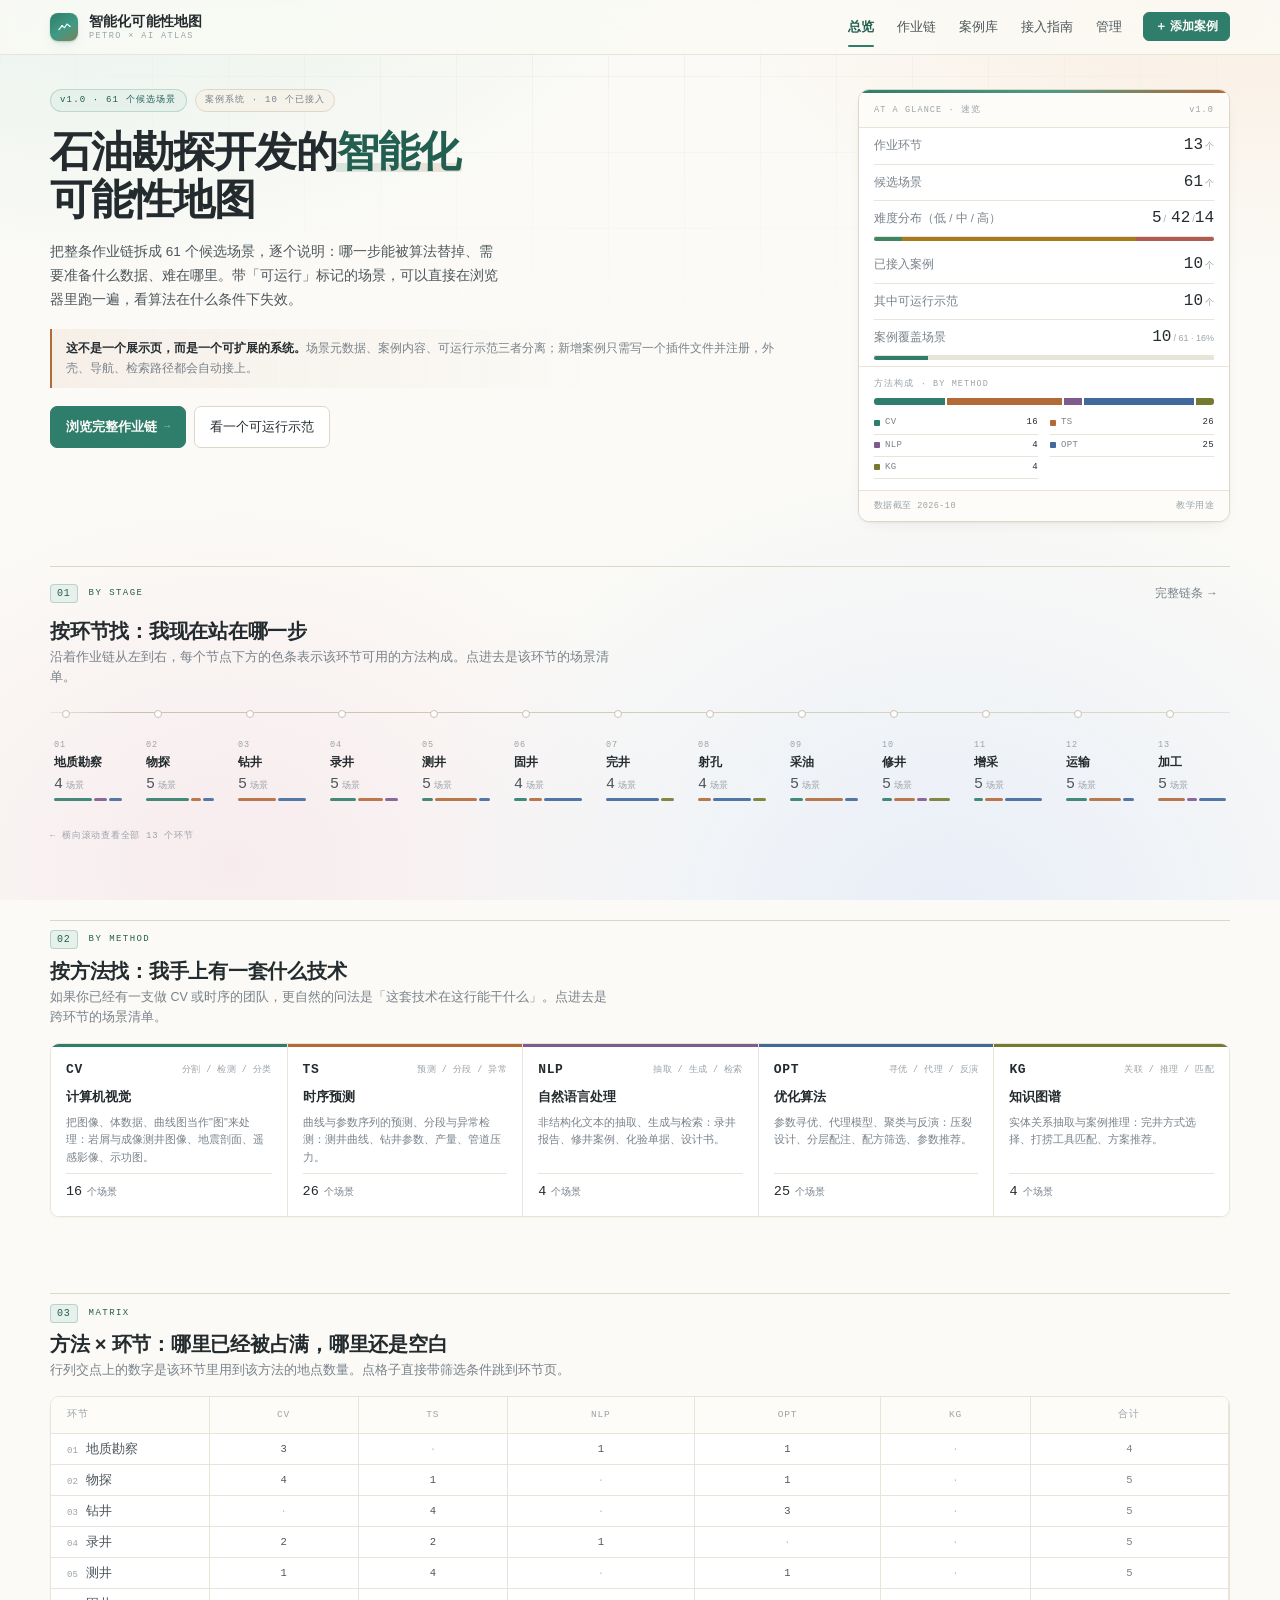
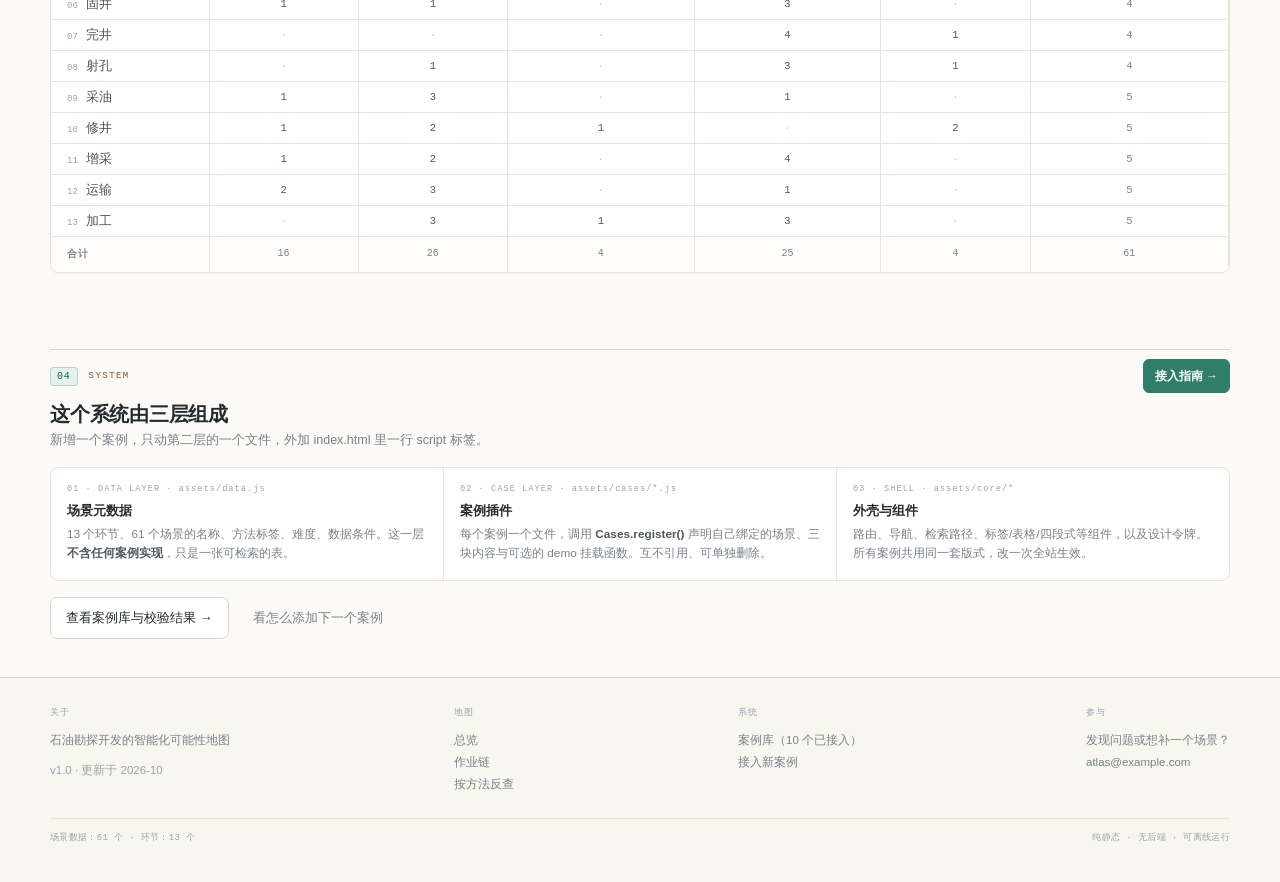
<file: index.html>
<!DOCTYPE html>
<html lang="zh-CN">
<head>
<meta charset="UTF-8">
<meta name="viewport" content="width=device-width, initial-scale=1">
<title>石油勘探开发的智能化可能性地图</title>
<meta name="description" content="按石油作业链条逐环节展示可被深度学习改造的候选场景，标注 AI 介入点、数据条件与难度等级；带可运行的案例示范。">

<link rel="stylesheet" href="assets/core/tokens.css?v=20261026a">
<link rel="stylesheet" href="assets/core/layout.css?v=20261026a">
<link rel="stylesheet" href="assets/core/ui.css?v=20261026a">
</head>
<body>

<div id="view">
  <main class="wrap" style="padding:120px 0">
    <div class="empty"><b>正在加载</b>如果这行字一直不消失，说明脚本没有正确执行，
    请检查浏览器控制台。</div>
  </main>
</div>

<noscript>
  <div class="wrap" style="padding:80px 0">
    <div class="empty"><b>需要启用 JavaScript</b>本站是纯前端渲染的，所有页面由本地脚本生成。</div>
  </div>
</noscript>

<!-- GitHub HTML Preview rewrites relative links. Keep the site's hash routes
     inside the current document so internal navigation never opens source. -->
<script>
(function () {
  document.addEventListener('click', function (event) {
    var link = event.target.closest && event.target.closest('a[href^="#/"]');
    if (!link) return;
    event.preventDefault();
    var target = link.getAttribute('href');
    if (window.location.hash === target) {
      window.dispatchEvent(new HashChangeEvent('hashchange'));
    } else {
      window.location.hash = target;
    }
  }, true);
})();
</script>

<!-- =========================================================
     脚本加载顺序（改这里之前先读 docs/如何添加新案例.md）
     1. data.js         场景元数据
     2. registry.js     案例注册表
     3. kit.js          渲染工具箱
     4. cases/*         案例插件 —— 新增案例加在这一段
     5. case-demo-host  示范宿主（整页 iframe / 模块 Shadow DOM）
     6. case-upload     案例包导入（读 localStorage，必须在 shell 前）
     7. shell.js        外壳，必须最后
     ========================================================= -->
<script src="assets/data.js?v=20261026a"></script>
<script src="assets/core/registry.js?v=20261026a"></script>
<script src="assets/core/kit.js?v=20261026a"></script>

<script src="assets/cases/welllog-layer.case.js?v=20261026a"></script>
<script src="assets/cases/welllog-layer.demo.js?v=20261026a"></script>
<script src="assets/cases/assignment-demo-runtime.js?v=20261026a"></script>
<script src="assets/cases/assignment-case-data.js?v=20261026a"></script>
<script src="assets/cases/assignment-cases.js?v=20261026a"></script>
<!-- ↑ 新案例加在这里：<script src="assets/cases/你的案例.case.js"></script> -->

<!-- 上传的案例包（localStorage）在这里恢复注册，必须在 shell 前 -->
<script src="assets/core/case-demo-host.js?v=20261026a"></script>
<script src="assets/core/case-upload.js?v=20261026a"></script>

<script src="assets/core/admin.js?v=20261026a"></script>

<script src="assets/core/shell.js?v=20261026a"></script>

</body>
</html>
</file>
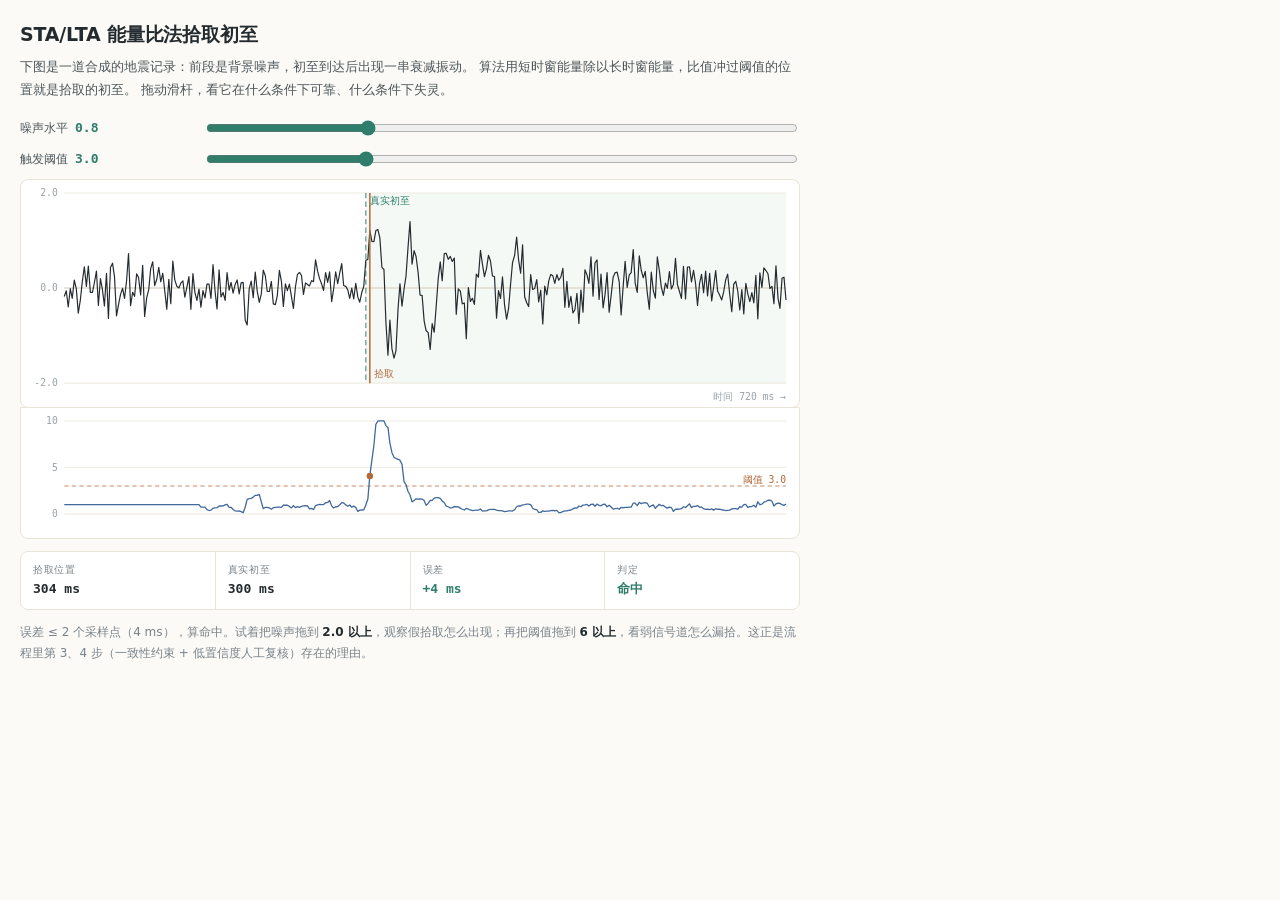
<file: firstbreak-pick-case/demo/index.html>
<!DOCTYPE html>
<html lang="zh-CN">
<head>
<meta charset="UTF-8">
<meta name="viewport" content="width=device-width, initial-scale=1">
<title>示范：STA/LTA 初至波自动拾取</title>
<link rel="stylesheet" href="demo.css">
</head>
<body>
<div class="panel">
  <h1>STA/LTA 能量比法拾取初至</h1>
  <p class="lead">下图是一道合成的地震记录：前段是背景噪声，初至到达后出现一串衰减振动。
  算法用短时窗能量除以长时窗能量，比值冲过阈值的位置就是拾取的初至。
  拖动滑杆，看它在什么条件下可靠、什么条件下失灵。</p>

  <div class="ctl">
    <label>噪声水平 <output id="out-noise">0.8</output></label>
    <input type="range" id="noise" min="0" max="3" step="0.1" value="0.8">
  </div>
  <div class="ctl">
    <label>触发阈值 <output id="out-th">3.0</output></label>
    <input type="range" id="th" min="1.2" max="8" step="0.1" value="3">
  </div>

  <svg id="trace" viewBox="0 0 720 210" role="img" aria-label="地震道与拾取结果"></svg>
  <svg id="ratio" viewBox="0 0 720 120" role="img" aria-label="STA/LTA 能量比曲线"></svg>

  <div class="readouts">
    <div class="ro"><span class="k">拾取位置</span><b id="ro-pick">—</b></div>
    <div class="ro"><span class="k">真实初至</span><b id="ro-true">—</b></div>
    <div class="ro"><span class="k">误差</span><b id="ro-err">—</b></div>
    <div class="ro"><span class="k">判定</span><b id="ro-verdict">—</b></div>
  </div>

  <p class="note" id="note"></p>
</div>
<script src="demo.js"></script>
</body>
</html>
</file>
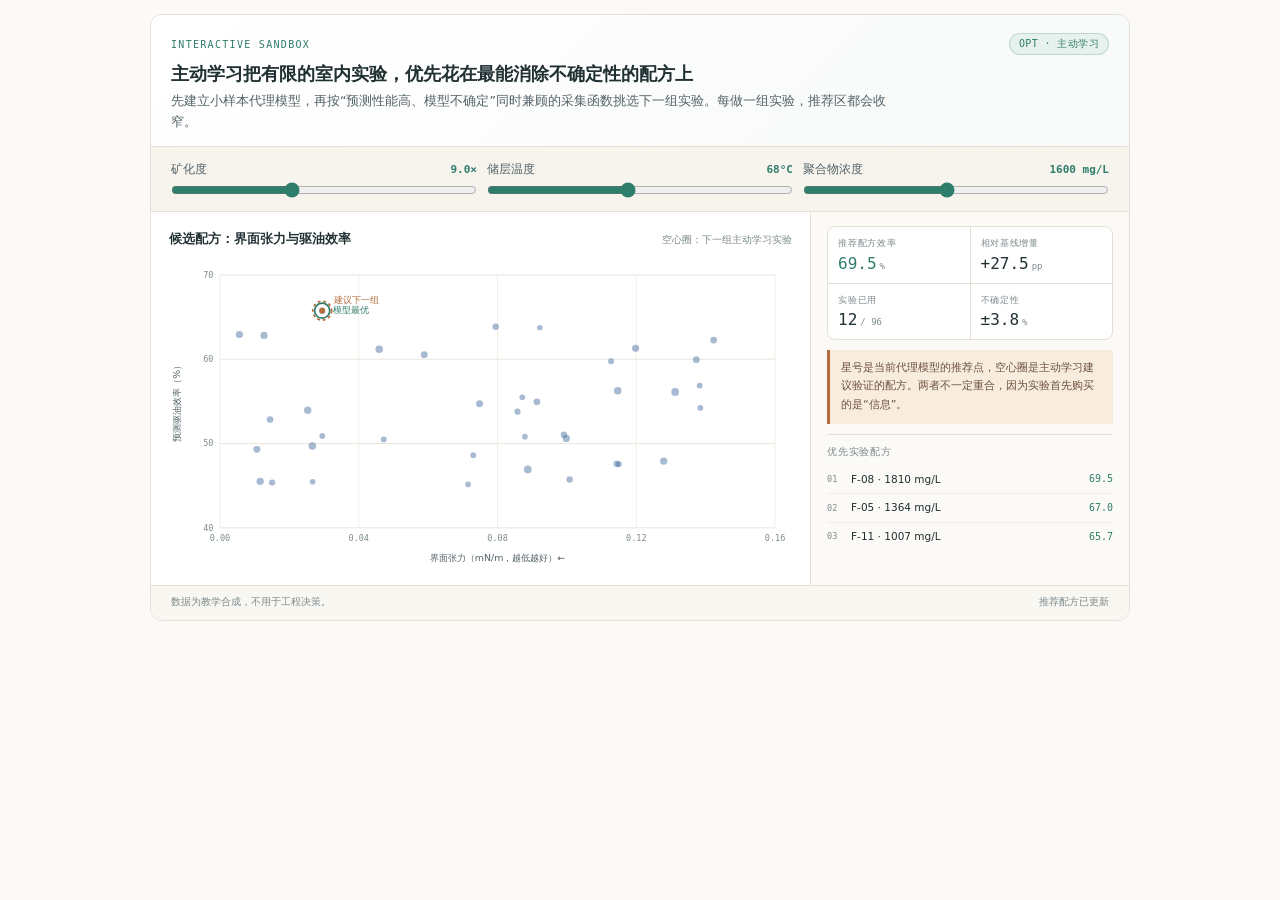
<file: submission/案例包/增采-化学驱配方智能筛选/demo/index.html>
<!doctype html>
<html lang="zh-CN">
<head>
  <meta charset="utf-8">
  <meta name="viewport" content="width=device-width, initial-scale=1">
  <title>化学驱配方筛选：主动学习减少无效实验 · 可运行示范</title>
  <link rel="stylesheet" href="demo.css">
</head>
<body>
  <main id="case-root"></main>
  <script>window.__ASSIGNMENT_CASE_KEY__ = 'eor-chemical-screening';</script>
  <script src="demo.js"></script>
</body>
</html>
</file>
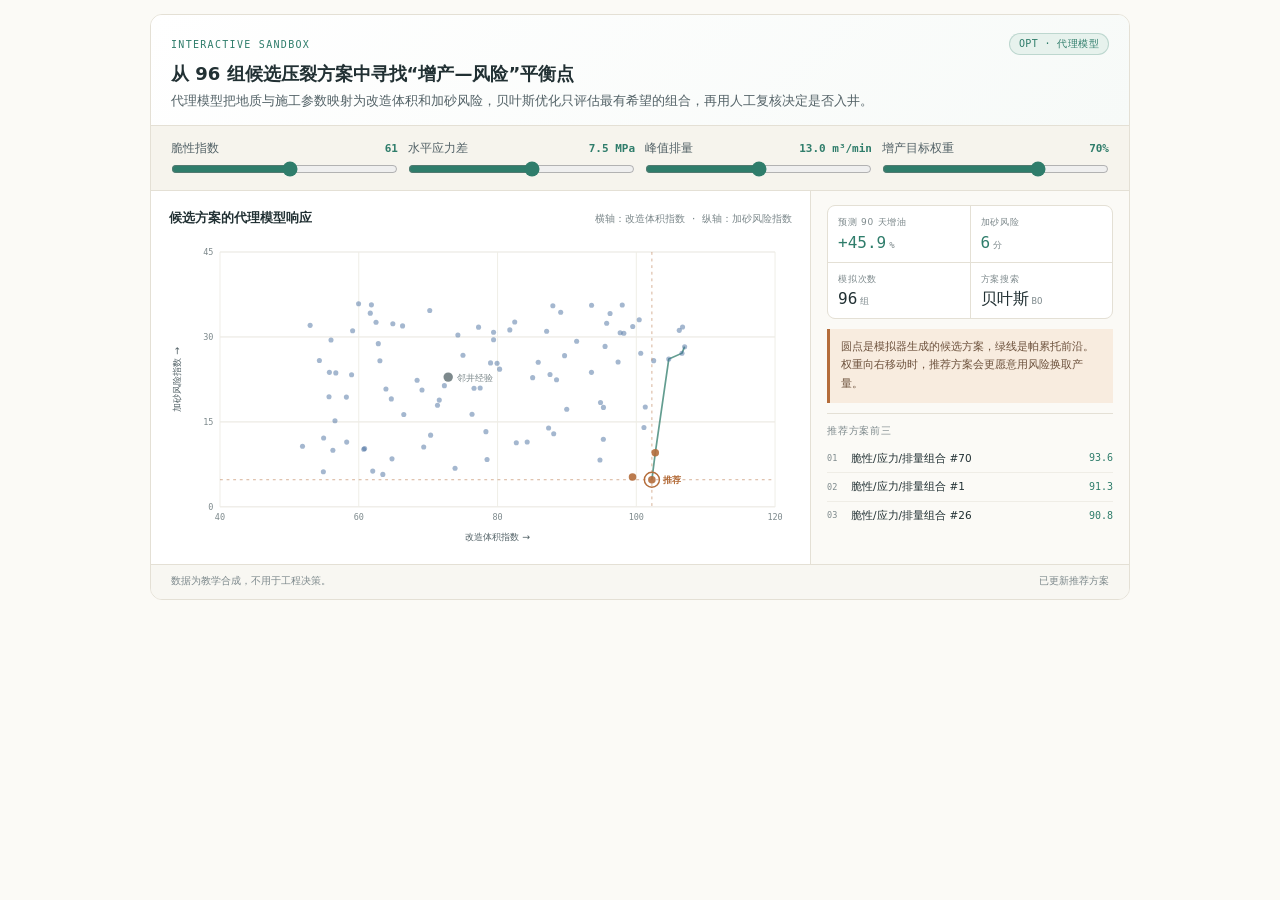
<file: submission/案例包/增采-压裂参数智能优化/demo/index.html>
<!doctype html>
<html lang="zh-CN">
<head>
  <meta charset="utf-8">
  <meta name="viewport" content="width=device-width, initial-scale=1">
  <title>压裂参数智能优化：代理模型与贝叶斯搜索 · 可运行示范</title>
  <link rel="stylesheet" href="demo.css">
</head>
<body>
  <main id="case-root"></main>
  <script>window.__ASSIGNMENT_CASE_KEY__ = 'eor-fracture-opt';</script>
  <script src="demo.js"></script>
</body>
</html>
</file>
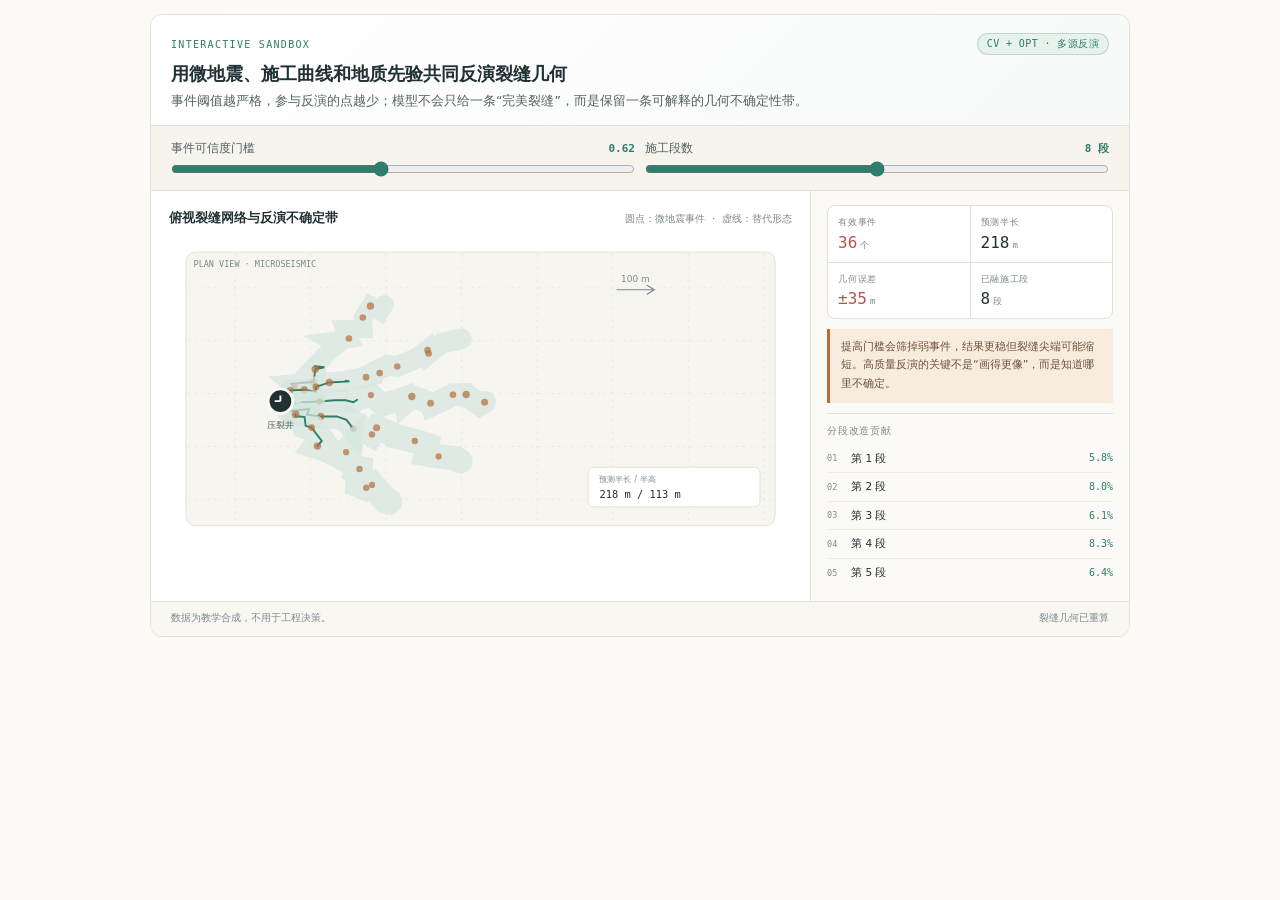
<file: submission/案例包/增采-压裂裂缝形态预测/demo/index.html>
<!doctype html>
<html lang="zh-CN">
<head>
  <meta charset="utf-8">
  <meta name="viewport" content="width=device-width, initial-scale=1">
  <title>压裂裂缝形态预测：多源融合与不确定带 · 可运行示范</title>
  <link rel="stylesheet" href="demo.css">
</head>
<body>
  <main id="case-root"></main>
  <script>window.__ASSIGNMENT_CASE_KEY__ = 'eor-fracture-geometry';</script>
  <script src="demo.js"></script>
</body>
</html>
</file>
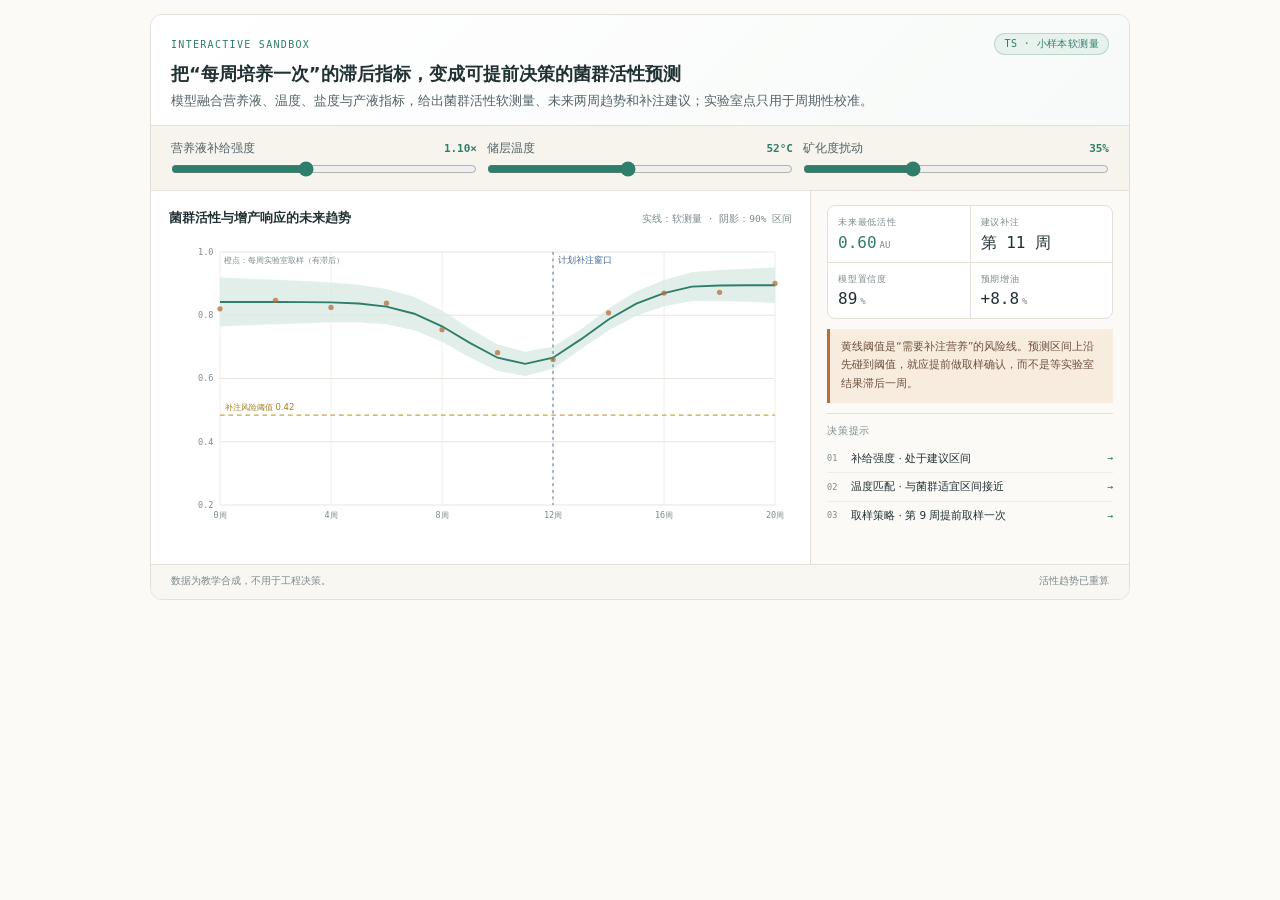
<file: submission/案例包/增采-微生物采油菌群活性预测/demo/index.html>
<!doctype html>
<html lang="zh-CN">
<head>
  <meta charset="utf-8">
  <meta name="viewport" content="width=device-width, initial-scale=1">
  <title>微生物采油活性预测：小样本软测量与补注时机 · 可运行示范</title>
  <link rel="stylesheet" href="demo.css">
</head>
<body>
  <main id="case-root"></main>
  <script>window.__ASSIGNMENT_CASE_KEY__ = 'eor-microbe-activity';</script>
  <script src="demo.js"></script>
</body>
</html>
</file>
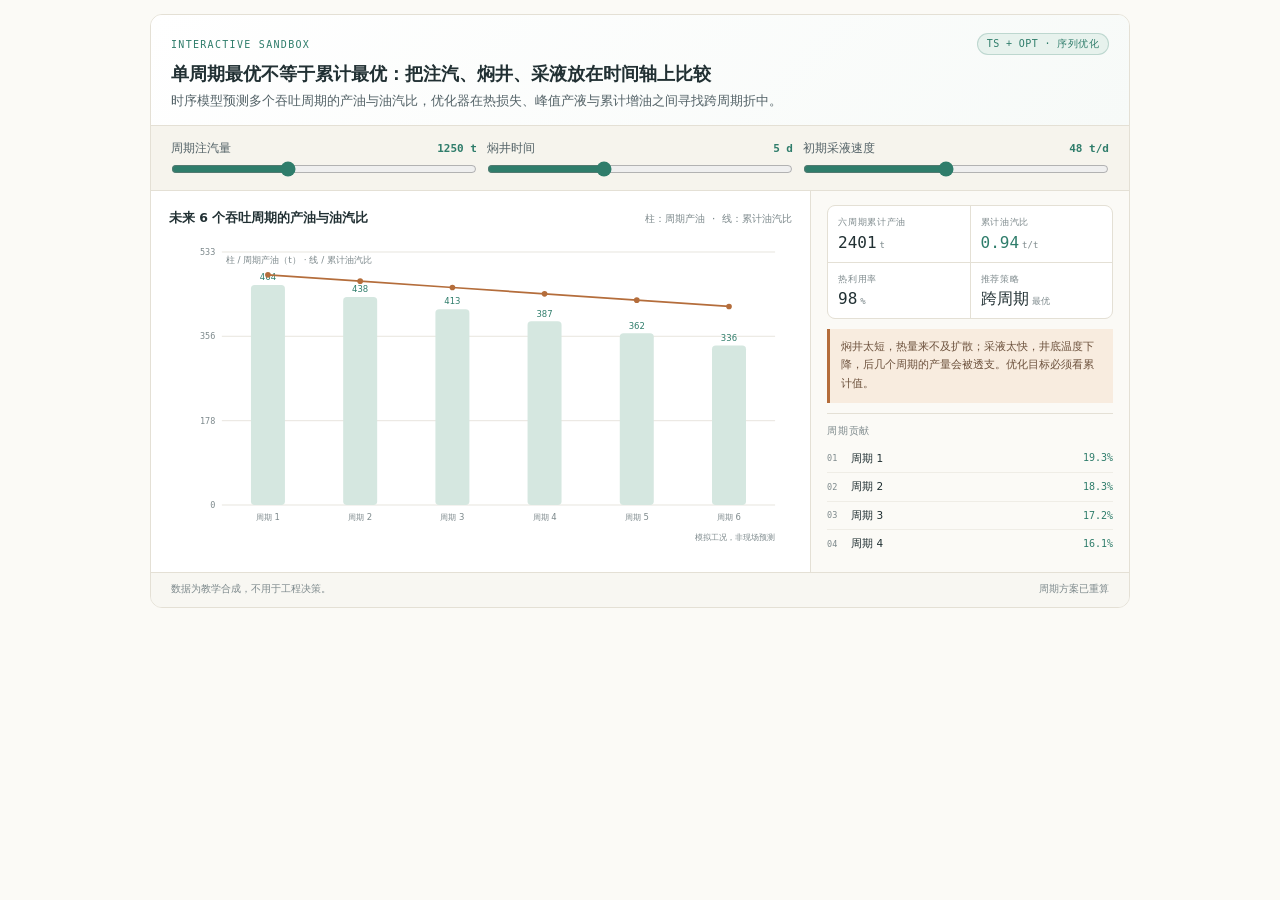
<file: submission/案例包/增采-蒸汽吞吐注采参数优化/demo/index.html>
<!doctype html>
<html lang="zh-CN">
<head>
  <meta charset="utf-8">
  <meta name="viewport" content="width=device-width, initial-scale=1">
  <title>蒸汽吞吐注采优化：把单周期收益放到时间轴上 · 可运行示范</title>
  <link rel="stylesheet" href="demo.css">
</head>
<body>
  <main id="case-root"></main>
  <script>window.__ASSIGNMENT_CASE_KEY__ = 'eor-steam-cycle';</script>
  <script src="demo.js"></script>
</body>
</html>
</file>
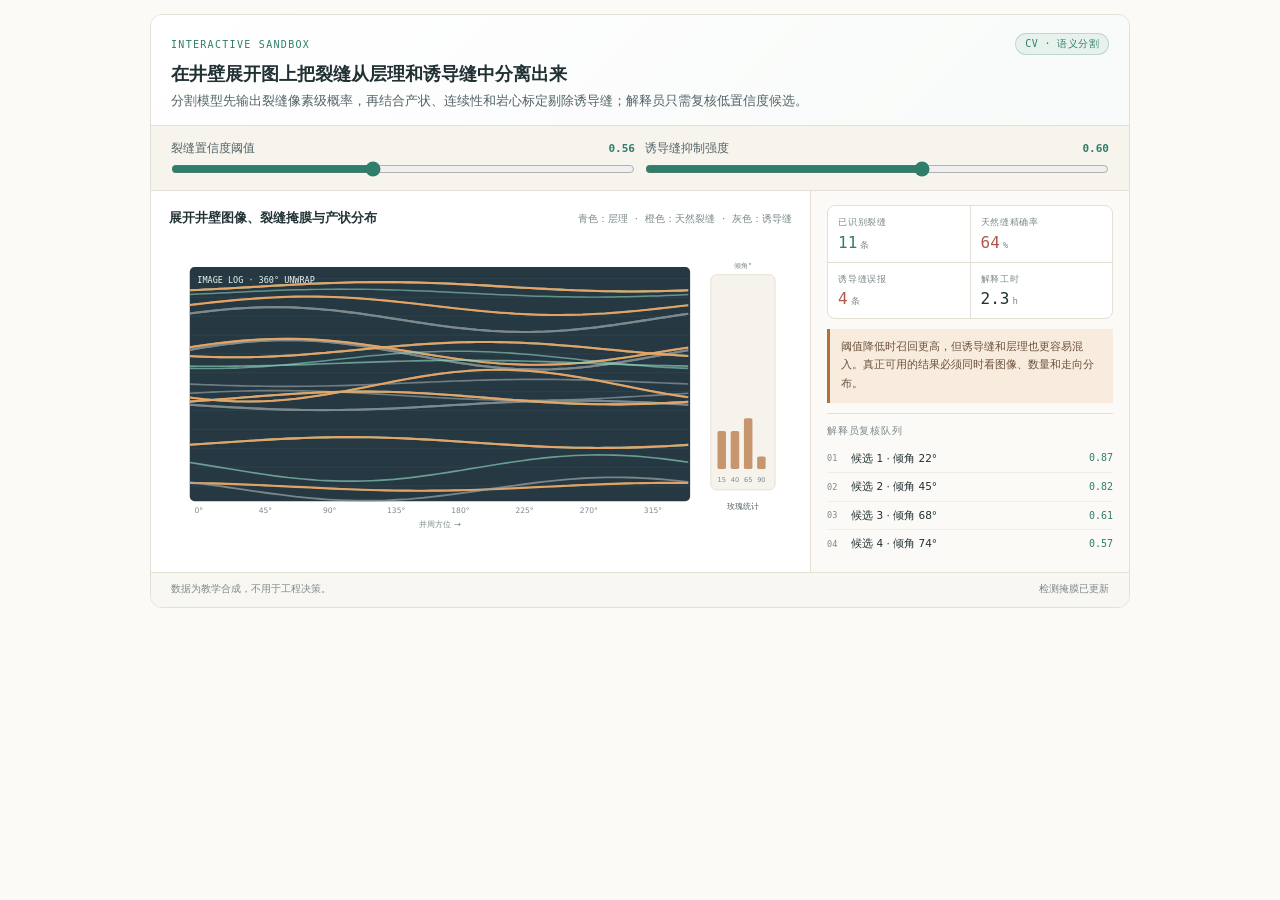
<file: submission/案例包/测井-成像测井裂缝识别/demo/index.html>
<!doctype html>
<html lang="zh-CN">
<head>
  <meta charset="utf-8">
  <meta name="viewport" content="width=device-width, initial-scale=1">
  <title>成像测井裂缝识别：从像素到产状解释 · 可运行示范</title>
  <link rel="stylesheet" href="demo.css">
</head>
<body>
  <main id="case-root"></main>
  <script>window.__ASSIGNMENT_CASE_KEY__ = 'welllog-fracture-vision';</script>
  <script src="demo.js"></script>
</body>
</html>
</file>
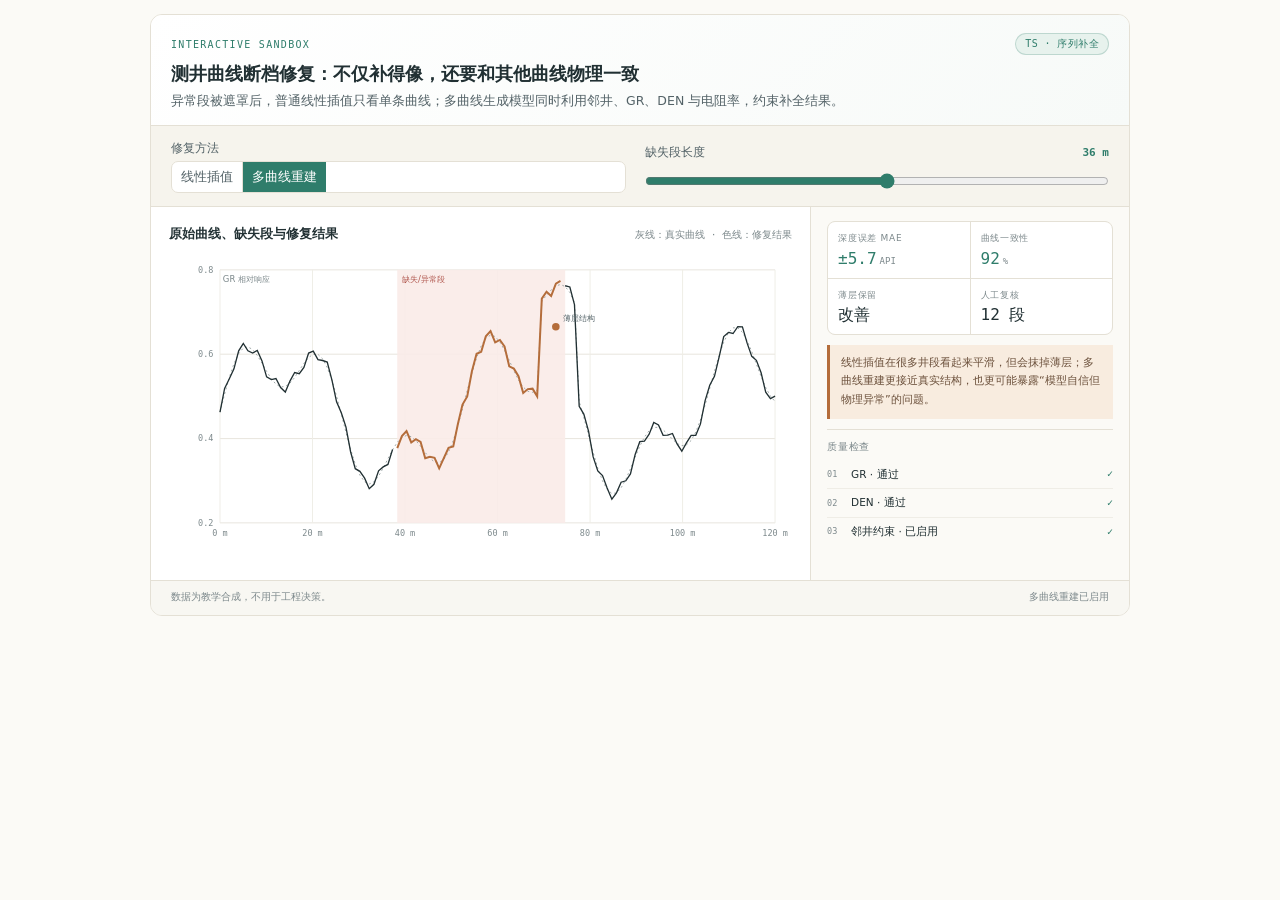
<file: submission/案例包/测井-测井数据修复/demo/index.html>
<!doctype html>
<html lang="zh-CN">
<head>
  <meta charset="utf-8">
  <meta name="viewport" content="width=device-width, initial-scale=1">
  <title>测井曲线修复：多曲线一致性与薄层保留 · 可运行示范</title>
  <link rel="stylesheet" href="demo.css">
</head>
<body>
  <main id="case-root"></main>
  <script>window.__ASSIGNMENT_CASE_KEY__ = 'welllog-data-repair';</script>
  <script src="demo.js"></script>
</body>
</html>
</file>
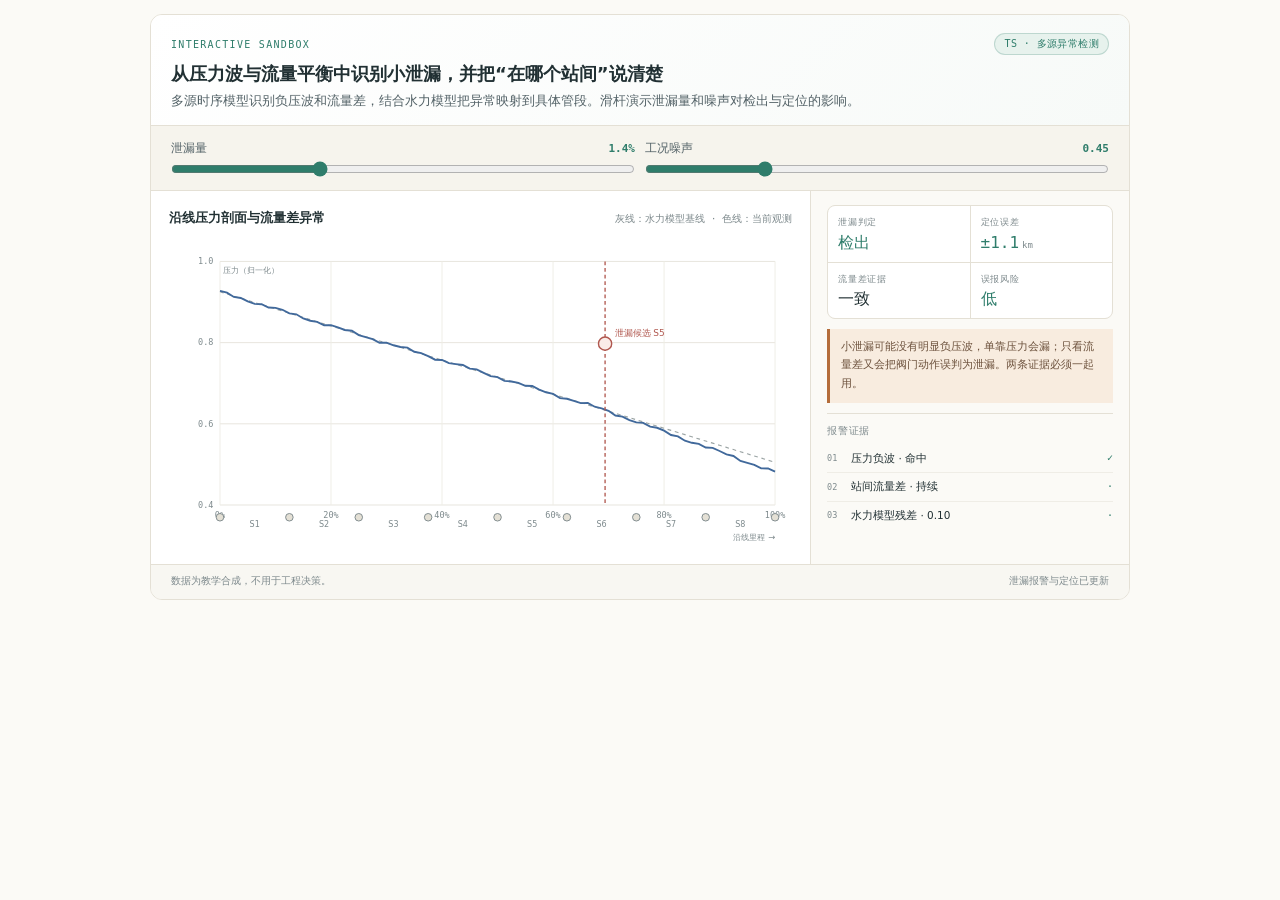
<file: submission/案例包/运输-管道泄漏智能检测/demo/index.html>
<!doctype html>
<html lang="zh-CN">
<head>
  <meta charset="utf-8">
  <meta name="viewport" content="width=device-width, initial-scale=1">
  <title>管道泄漏检测：小泄漏识别与站间定位 · 可运行示范</title>
  <link rel="stylesheet" href="demo.css">
</head>
<body>
  <main id="case-root"></main>
  <script>window.__ASSIGNMENT_CASE_KEY__ = 'transport-leak-detection';</script>
  <script src="demo.js"></script>
</body>
</html>
</file>
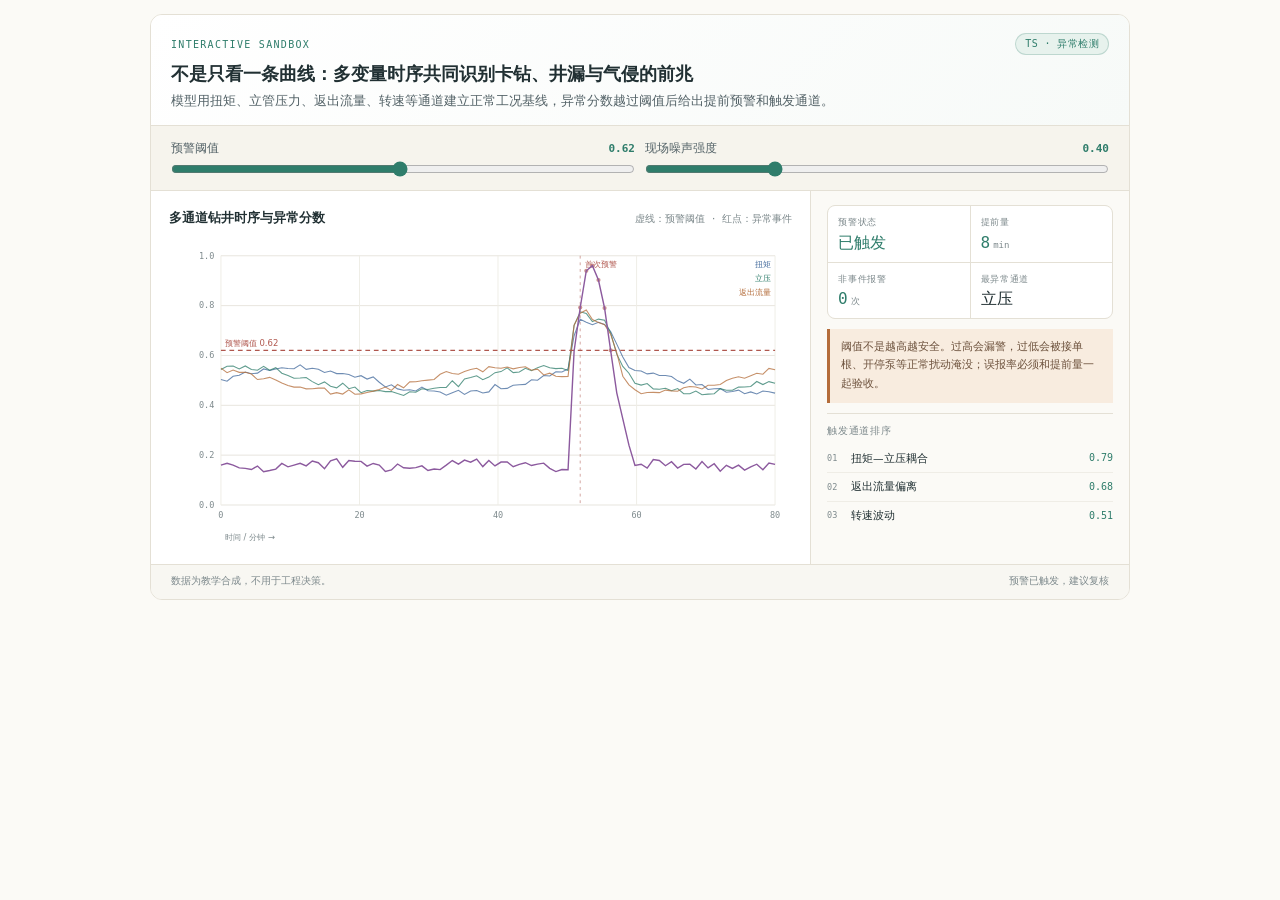
<file: submission/案例包/钻井-井下复杂事故前兆预警/demo/index.html>
<!doctype html>
<html lang="zh-CN">
<head>
  <meta charset="utf-8">
  <meta name="viewport" content="width=device-width, initial-scale=1">
  <title>井下复杂前兆预警：多通道异常与提前量 · 可运行示范</title>
  <link rel="stylesheet" href="demo.css">
</head>
<body>
  <main id="case-root"></main>
  <script>window.__ASSIGNMENT_CASE_KEY__ = 'drilling-kick-early-warning';</script>
  <script src="demo.js"></script>
</body>
</html>
</file>
<file: assets/core/tokens.css>
/* =========================================================
   设计令牌 Design Tokens
   风格：暖白纸面 + 低饱和彩色分区
   规则：所有颜色只在这里定义，案例与组件不得写死色值
   ========================================================= */

:root{
  /* ---------- 画布 ---------- */
  --paper:      #fbfaf6;   /* 主背景，暖白 */
  --paper-2:    #f5f2ea;   /* 次级底板 */
  --paper-3:    #efece1;   /* 三级底板 */
  --card:       #ffffff;   /* 卡片 */
  --card-soft:  #fdfcf9;   /* 卡片内嵌区 */

  /* ---------- 描边 ---------- */
  --line:       #e9e4d8;
  --line-2:     #ddd7c8;
  --line-3:     #c9c2b0;

  /* ---------- 墨色（文字） ---------- */
  --ink:        #242b2e;
  --ink-2:      #4d565b;
  --ink-3:      #79828a;
  --ink-4:      #9ba3a9;
  --ink-inv:    #fdfcf9;

  /* ---------- 主强调 ---------- */
  --jade:       #2f7d6b;
  --jade-d:     #235f51;
  --jade-l:     #e6f1ec;
  --clay:       #b26a39;
  --clay-d:     #8e5229;
  --clay-l:     #f8ecdf;

  /* ---------- 五类方法色（中饱和，白底可读） ---------- */
  --c-cv:       #2f7d6b;   /* 计算机视觉 */
  --c-ts:       #b26a39;   /* 时序预测 */
  --c-nlp:      #7e5a8d;   /* 自然语言处理 */
  --c-opt:      #41699b;   /* 优化算法 */
  --c-kg:       #767a2e;   /* 知识图谱 */

  --bg-cv:      #e6f1ec;
  --bg-ts:      #f8ecdf;
  --bg-nlp:     #efe9f4;
  --bg-opt:     #e7eef9;
  --bg-kg:      #f1f1dd;

  /* ---------- 语义色 ---------- */
  --ok:         #3f8560;
  --ok-bg:      #e7f3ea;
  --warn:       #a97a1c;
  --warn-bg:    #f9efd7;
  --bad:        #b05a51;
  --bad-bg:     #f9e9e5;

  /* ---------- 圆角与阴影 ---------- */
  --r-s: 5px;
  --r-m: 9px;
  --r-l: 14px;
  --r-xl: 20px;

  --sh-1: 0 1px 2px rgba(48,44,30,.045);
  --sh-2: 0 1px 2px rgba(48,44,30,.05), 0 6px 18px -10px rgba(48,44,30,.14);
  --sh-3: 0 2px 4px rgba(48,44,30,.05), 0 14px 34px -16px rgba(48,44,30,.20);

  /* ---------- 字体 ---------- */
  --mono: 'JetBrains Mono','SFMono-Regular','Cascadia Mono',Consolas,'Liberation Mono',monospace;
  --sans: 'Inter',-apple-system,BlinkMacSystemFont,'Segoe UI Variable','Segoe UI',
          'PingFang SC','Hiragino Sans GB','Microsoft YaHei UI','Microsoft YaHei',sans-serif;

  /* ---------- 布局 ---------- */
  --nav-h: 54px;
  --maxw: 1180px;
  --sp-1: 6px;  --sp-2: 10px;  --sp-3: 14px;
  --sp-4: 20px; --sp-5: 28px;  --sp-6: 40px;
}

/* =========================================================
   Reset
   ========================================================= */
*{box-sizing:border-box;margin:0;padding:0}
html{scroll-behavior:smooth;-webkit-text-size-adjust:100%}
body{
  font-family:var(--sans);
  font-size:14px;
  line-height:1.68;
  color:var(--ink);
  background:var(--paper);
  -webkit-font-smoothing:antialiased;
  -moz-osx-font-smoothing:grayscale;
  overflow-x:hidden;
}

/* 背景：四处低饱和色晕，制造“纸面有光”的感觉，不做暗色 */
body::before{
  content:'';
  position:fixed;inset:0;z-index:-2;
  background:
    radial-gradient(1000px 620px at 6% -12%,  #e5f1eb 0%, rgba(229,241,235,0) 62%),
    radial-gradient(880px 560px at 96% -6%,   #f9ecdf 0%, rgba(249,236,223,0) 60%),
    radial-gradient(900px 760px at 74% 102%,  #e8eef8 0%, rgba(232,238,248,0) 62%),
    radial-gradient(760px 620px at 18% 96%,   #f7ebee 0%, rgba(247,235,238,0) 60%),
    var(--paper);
}
/* 极淡网格，只在上半页可见 */
body::after{
  content:'';
  position:fixed;inset:0;z-index:-1;pointer-events:none;
  background-image:
    linear-gradient(to right, rgba(80,74,55,.055) 1px, transparent 1px),
    linear-gradient(to bottom, rgba(80,74,55,.055) 1px, transparent 1px);
  background-size:76px 76px;
  mask-image:radial-gradient(ellipse 70% 46% at 50% 0%, #000 0%, transparent 82%);
  -webkit-mask-image:radial-gradient(ellipse 70% 46% at 50% 0%, #000 0%, transparent 82%);
}

a{color:inherit;text-decoration:none}
button{font-family:inherit;font-size:inherit;color:inherit;background:none;border:none;cursor:pointer}
input,select,textarea{font-family:inherit;font-size:inherit}
img,svg{max-width:100%}
::selection{background:rgba(47,125,107,.20);color:var(--ink)}

::-webkit-scrollbar{width:11px;height:11px}
::-webkit-scrollbar-track{background:var(--paper-2)}
::-webkit-scrollbar-thumb{background:var(--line-2);border-radius:6px;border:3px solid var(--paper-2)}
::-webkit-scrollbar-thumb:hover{background:var(--line-3)}

:focus-visible{outline:2px solid var(--jade);outline-offset:2px;border-radius:3px}

/* =========================================================
   排版基元
   ========================================================= */
h1,h2,h3,h4,h5{font-weight:650;letter-spacing:-.005em;line-height:1.3;color:var(--ink)}
p{color:var(--ink-2)}
b,strong{font-weight:650;color:var(--ink)}

.wrap{width:min(var(--maxw),calc(100% - 48px));margin:0 auto}
.mono{font-family:var(--mono);font-variant-numeric:tabular-nums}

.kicker{
  font-family:var(--mono);font-size:10px;letter-spacing:.2em;text-transform:uppercase;
  color:var(--jade-d);display:inline-flex;align-items:center;gap:9px;
}
.kicker::before{content:'';width:20px;height:1.5px;background:currentColor;opacity:.55;border-radius:2px}
.kicker.plain::before{display:none}
.kicker.clay{color:var(--clay-d)}

.eyebrow{
  font-family:var(--mono);font-size:10px;letter-spacing:.18em;text-transform:uppercase;color:var(--ink-4);
}

.lede{font-size:13.5px;line-height:1.8;color:var(--ink-2)}

/* 工具类 */
.muted{color:var(--ink-3)}
.small{font-size:12px}
.nowrap{white-space:nowrap}
.hr{height:1px;background:var(--line);border:0;margin:0}
.stack{display:flex;flex-direction:column}
.row{display:flex;align-items:center}

/* 动效：轻微上浮，不做夸张动画 */
@keyframes rise{from{opacity:0;transform:translateY(8px)}to{opacity:1;transform:none}}
.rise{animation:rise .42s cubic-bezier(.2,.7,.3,1) both}
.d1{animation-delay:.03s}.d2{animation-delay:.06s}.d3{animation-delay:.09s}.d4{animation-delay:.12s}.d5{animation-delay:.15s}

@media (prefers-reduced-motion:reduce){
  *{animation:none!important;transition:none!important;scroll-behavior:auto!important}
}
</file>
<file: assets/core/layout.css>
/* =========================================================
   布局层：导航 / 页头 / 章节 / 链条 / 页脚
   ========================================================= */

/* ---------------- 顶部导航 ---------------- */
.hdr{
  position:sticky;top:0;z-index:60;
  background:rgba(251,250,246,.82);
  backdrop-filter:blur(16px) saturate(150%);
  -webkit-backdrop-filter:blur(16px) saturate(150%);
  border-bottom:1px solid var(--line);
}
.hdr-in{
  width:min(var(--maxw),calc(100% - 44px));margin:0 auto;
  height:var(--nav-h);display:flex;align-items:center;gap:24px;
}
.brand{display:flex;align-items:center;gap:11px;flex-shrink:0}
.brand-mark{
  width:28px;height:28px;border-radius:8px;
  background:linear-gradient(148deg,var(--jade) 0%, #3f9a83 55%, var(--clay) 140%);
  display:grid;place-items:center;flex-shrink:0;
  box-shadow:0 1px 2px rgba(47,125,107,.28), 0 6px 14px -8px rgba(47,125,107,.5);
}
.brand-mark svg{display:block}
.brand-txt{display:flex;flex-direction:column;line-height:1.15}
.brand-txt b{font-size:14px;font-weight:650;letter-spacing:.01em;color:var(--ink)}
.brand-txt span{
  font-family:var(--mono);font-size:8.5px;letter-spacing:.17em;color:var(--ink-4);
  text-transform:uppercase;margin-top:3px;
}

.nav{display:flex;align-items:center;gap:1px;margin-left:auto}
.nav a{
  position:relative;padding:7px 11px;border-radius:6px;font-size:13px;color:var(--ink-2);
  transition:color .16s,background .16s;white-space:nowrap;
}
.nav a:hover{color:var(--ink);background:rgba(47,125,107,.07)}
.nav a.on{color:var(--jade-d);font-weight:600}
.nav a.on::after{
  content:'';position:absolute;left:11px;right:11px;bottom:-2px;height:2px;
  background:var(--jade);border-radius:2px;
}
.nav .nav-sep{width:1px;height:16px;background:var(--line-2);margin:0 8px}

/* ---------------- 章节 ---------------- */
.section{padding:38px 0}
.section.tight{padding:26px 0}
.section + .section{border-top:0}
/* 章节头：标高尺 + 编号徽标 + 全宽标题，像技术文档的章节分隔 */
.sec-head{border-top:1px solid var(--line-2);padding-top:9px;margin-bottom:16px}
.sec-rail{display:flex;align-items:center;gap:11px;margin-bottom:8px;min-height:20px}
.sec-num{
  font-family:var(--mono);font-size:10px;letter-spacing:.08em;color:var(--jade-d);
  padding:1px 6px;border:1px solid rgba(47,125,107,.26);border-radius:4px;
  background:var(--jade-l);line-height:1.5;
}
.sec-rail .kicker::before{display:none}
.sec-rail .kicker{font-size:9px;letter-spacing:.16em}
.sec-rail .r{margin-left:auto;display:flex;align-items:center;gap:8px}
.sec-head h2{font-size:clamp(17px,1.75vw,20px);letter-spacing:-.012em}
.sec-head p{color:var(--ink-3);font-size:12.5px;max-width:82ch;margin-top:3px;line-height:1.62}

/* ---------------- HERO ---------------- */
.hero{padding:34px 0 0;position:relative}
.hero-grid{
  display:grid;grid-template-columns:minmax(0,1fr) 372px;
  gap:52px;align-items:start;padding-bottom:6px;
}
.hero-main{min-width:0}
.hero-top{display:flex;align-items:center;gap:8px;margin-bottom:16px;flex-wrap:wrap}
.hero-badge{
  font-family:var(--mono);font-size:9px;letter-spacing:.13em;color:var(--jade-d);
  background:var(--jade-l);border:1px solid rgba(47,125,107,.22);
  padding:3px 9px;border-radius:100px;
}
.hero-badge.alt{background:var(--paper-2);border-color:var(--line-2);color:var(--ink-3)}

.hero h1{
  font-size:clamp(28px,3.3vw,42px);
  line-height:1.14;font-weight:680;letter-spacing:-.024em;
  max-width:20ch;
}
.hero h1 em{
  font-style:normal;position:relative;white-space:nowrap;
  color:var(--jade-d);
}
.hero h1 em::after{
  content:'';position:absolute;left:-2px;right:-2px;bottom:.08em;height:.2em;
  background:linear-gradient(90deg, rgba(47,125,107,.16), rgba(178,106,57,.16));
  border-radius:3px;z-index:-1;
}
.hero-lead{
  margin-top:16px;max-width:60ch;font-size:13.5px;
  color:var(--ink-2);line-height:1.8;
}
.hero-note{
  margin-top:16px;display:flex;gap:11px;align-items:flex-start;
  padding:10px 14px;border-left:2.5px solid var(--clay);
  background:linear-gradient(90deg, rgba(178,106,57,.07), rgba(178,106,57,0) 72%);
  border-radius:0 7px 7px 0;max-width:none;
}
.hero-note b{color:var(--ink);font-weight:650}
.hero-note p{font-size:12px;color:var(--ink-3);line-height:1.65}
.hero-acts{display:flex;gap:8px;margin-top:18px;flex-wrap:wrap}

/* 速览面板 */
.spec{
  border:1px solid var(--line-2);border-radius:11px;background:var(--card);
  box-shadow:var(--sh-2);overflow:hidden;position:relative;
}
.spec::before{
  content:'';position:absolute;left:0;top:0;right:0;height:3px;
  background:linear-gradient(90deg,var(--jade) 0%, #4f9a86 52%, var(--clay) 100%);
}
.spec-h{
  display:flex;align-items:center;justify-content:space-between;gap:10px;
  padding:10px 15px;border-bottom:1px solid var(--line);background:var(--card-soft);
  font-size:8.5px;letter-spacing:.13em;color:var(--ink-4);margin-top:3px;
}
.spec-body{padding:0 15px}
.spec-row{
  display:flex;align-items:baseline;justify-content:space-between;gap:12px;
  padding:8px 0;border-bottom:1px solid var(--line);
}
.spec-body:last-of-type .spec-row:last-child{border-bottom:0}
.spec-row .k{font-size:11.5px;color:var(--ink-3)}
.spec-row .v{font-family:var(--mono);font-size:16px;color:var(--ink);line-height:1;white-space:nowrap}
.spec-row .v small{font-size:9px;color:var(--ink-4);margin:0 5px 0 2px;font-family:var(--sans);letter-spacing:0}
.spec-row .v small:last-child{margin-right:0}
.spec-bar{display:flex;height:4px;margin:0 15px 6px;border-radius:2px;overflow:hidden;background:var(--line)}
.spec-bar i{display:block;height:100%}
.spec-sub{padding:9px 15px 0;border-top:1px solid var(--line);font-size:8.5px;letter-spacing:.13em;color:var(--ink-4)}
.comp{padding:7px 15px 0}
.comp-bar{display:flex;height:7px;border-radius:3px;overflow:hidden;gap:2px}
.comp-bar i{display:block;height:100%}
.comp-legend{display:grid;grid-template-columns:1fr 1fr;gap:0 12px;margin-top:7px}
.comp-legend a{
  display:flex;align-items:center;gap:5px;padding:3px 0;
  font-family:var(--mono);font-size:9px;color:var(--ink-3);letter-spacing:.04em;
  border-bottom:1px solid var(--line);transition:color .15s;
}
.comp-legend a:hover{color:var(--jade-d)}
.comp-legend i{width:6px;height:6px;border-radius:1px;display:block;flex-shrink:0}
.comp-legend b{margin-left:auto;color:var(--ink);font-weight:500}
.spec-f{
  display:flex;justify-content:space-between;gap:10px;margin-top:11px;
  padding:8px 15px;border-top:1px solid var(--line);background:var(--card-soft);
  font-family:var(--mono);font-size:8.5px;letter-spacing:.05em;color:var(--ink-4);
}

/* ---------------- 链条 ---------------- */
.chain-wrap{position:relative}
.chain-scroll{overflow-x:auto;padding:0 0 8px;margin:0 -6px}
.chain-scroll::-webkit-scrollbar{height:6px}
.chain{
  display:grid;grid-template-columns:repeat(13,minmax(80px,1fr));
  gap:4px;position:relative;padding-top:22px;min-width:1020px;
}
.chain::before{
  content:'';position:absolute;left:6px;right:6px;top:8px;height:1px;
  background:linear-gradient(90deg,rgba(47,125,107,.10),var(--line-3) 6%,var(--line-2) 94%,rgba(178,106,57,.16));
}
.step{
  position:relative;display:block;padding:11px 9px 10px;border-radius:8px;
  border:1px solid transparent;transition:background .18s,border-color .18s,box-shadow .18s,transform .18s;
}
.step::before{
  content:'';position:absolute;top:-17px;left:17px;width:6px;height:6px;border-radius:50%;
  background:var(--card);border:1.5px solid var(--line-3);transition:all .18s;
}
.step:hover{background:var(--card);border-color:var(--line);box-shadow:var(--sh-2);transform:translateY(-2px)}
.step:hover::before{background:var(--jade);border-color:var(--jade);box-shadow:0 0 0 4px rgba(47,125,107,.13)}
.step-idx{font-family:var(--mono);font-size:8.5px;color:var(--ink-4);letter-spacing:.1em}
.step-name{font-size:12px;margin-top:3px;letter-spacing:.01em;line-height:1.3;font-weight:600;color:var(--ink)}
.step-n{font-family:var(--mono);font-size:15px;color:var(--ink-2);margin-top:6px;line-height:1}
.step-n span{font-size:8.5px;color:var(--ink-4);margin-left:3px;font-family:var(--sans)}
.step-bar{display:flex;gap:2px;margin-top:6px;height:3px}
.step-bar i{flex:1;border-radius:2px;background:var(--c,var(--line-2));opacity:.9;min-width:2px}
.step-bar i.empty{background:var(--line-2);opacity:1}

.chain-hint{
  display:flex;align-items:center;gap:8px;margin-top:9px;
  font-family:var(--mono);font-size:9px;letter-spacing:.08em;color:var(--ink-4);
}

/* ---------------- 页脚 ---------------- */
.ftr{border-top:1px solid var(--line-2);padding:30px 0 36px;margin-top:0;background:rgba(245,242,234,.55)}
.ftr-in{display:flex;justify-content:space-between;gap:40px;flex-wrap:wrap}
.ftr-col h5{
  font-family:var(--mono);font-size:9px;letter-spacing:.16em;text-transform:uppercase;
  color:var(--ink-4);margin-bottom:11px;font-weight:400;
}
.ftr-col p,.ftr-col a{font-size:11.5px;color:var(--ink-3);display:block;line-height:1.9}
.ftr-col a:hover{color:var(--jade-d)}
.ftr-bot{
  margin-top:22px;padding-top:12px;border-top:1px solid var(--line);
  display:flex;justify-content:space-between;gap:20px;flex-wrap:wrap;
  font-family:var(--mono);font-size:9px;letter-spacing:.04em;color:var(--ink-4);
}

/* ---------------- 面包屑 ---------------- */
.crumb{display:flex;align-items:center;gap:7px;font-size:11px;color:var(--ink-4);padding:14px 0 0;flex-wrap:wrap}
.crumb a{color:var(--ink-3);transition:color .16s}
.crumb a:hover{color:var(--jade-d)}
.crumb .sep{color:var(--line-3)}
.crumb .cur{color:var(--ink-2)}

/* ---------------- 页头 ---------------- */
.page-head{padding:14px 0 18px}
.ph-top{display:flex;align-items:flex-start;justify-content:space-between;gap:26px;flex-wrap:wrap}
.ph-idx{font-family:var(--mono);font-size:9.5px;letter-spacing:.15em;color:var(--ink-4);margin-bottom:7px}
.ph-idx b{color:var(--jade);font-weight:500}
.page-head h1{font-size:clamp(22px,2.6vw,30px);letter-spacing:-.016em;line-height:1.2}
.page-head h1 .en{
  display:block;font-family:var(--mono);font-size:9.5px;letter-spacing:.16em;
  color:var(--ink-4);text-transform:uppercase;margin-top:7px;font-weight:400;
}
.page-head .blurb{margin-top:10px;max-width:70ch;color:var(--ink-2);font-size:12.8px;line-height:1.75}
.ph-stat{display:flex;gap:22px;flex-shrink:0;padding-top:6px}
.ph-stat div{text-align:right}
.ph-stat .n{font-family:var(--mono);font-size:20px;line-height:1;color:var(--ink)}
.ph-stat .l{font-size:10px;color:var(--ink-4);margin-top:5px;letter-spacing:.05em}

/* ---------------- 响应式 ---------------- */
@media (max-width:1080px){
  .hero-grid{grid-template-columns:minmax(0,1fr);gap:26px}
  .hero h1{max-width:none}
  .spec{max-width:520px}
}
@media (max-width:760px){
  .wrap,.hdr-in{width:calc(100% - 32px)}
  .section{padding:30px 0}
  .hero{padding:24px 0 0}
  .hero h1{max-width:none}
  .nav a:not(.nav-keep){display:none}
  .nav .nav-sep{display:none}
  .sec-head{flex-direction:column;align-items:flex-start;gap:8px}
  .ftr-in{gap:26px}
}
</file>
<file: assets/core/ui.css>
/* =========================================================
   组件层：标签 / 卡片 / 表格 / 四段式 / 流程 / 示范 / 控制台
   ========================================================= */

/* ---------------- 标签 ---------------- */
.tag{
  display:inline-flex;align-items:center;gap:6px;
  font-family:var(--mono);font-size:10.5px;letter-spacing:.05em;
  padding:3px 8px;border-radius:5px;border:1px solid var(--line-2);
  color:var(--ink-3);background:var(--card-soft);white-space:nowrap;
}
.tag .dot{width:5px;height:5px;border-radius:50%;background:currentColor;flex-shrink:0}

.mtag{
  display:inline-flex;align-items:center;gap:5px;
  font-family:var(--mono);font-size:10.5px;letter-spacing:.04em;
  padding:2px 7px;border-radius:5px;
  color:var(--mc,var(--ink-3));
  border:1px solid color-mix(in srgb, var(--mc,var(--line-3)) 26%, transparent);
  background:color-mix(in srgb, var(--mc,var(--line-3)) 8%, var(--card));
  white-space:nowrap;
}
.mtag b{font-weight:600}
.mtag[data-m="cv"]{--mc:var(--c-cv)}
.mtag[data-m="ts"]{--mc:var(--c-ts)}
.mtag[data-m="nlp"]{--mc:var(--c-nlp)}
.mtag[data-m="opt"]{--mc:var(--c-opt)}
.mtag[data-m="kg"]{--mc:var(--c-kg)}

.dtag{
  display:inline-flex;align-items:center;gap:5px;
  font-family:var(--mono);font-size:10.5px;letter-spacing:.04em;
  padding:2px 8px;border-radius:5px;border:1px solid;
}
.dtag[data-d="低"]{color:var(--ok);border-color:rgba(63,133,96,.28);background:var(--ok-bg)}
.dtag[data-d="中"]{color:var(--warn);border-color:rgba(169,122,28,.28);background:var(--warn-bg)}
.dtag[data-d="高"]{color:var(--bad);border-color:rgba(176,90,81,.28);background:var(--bad-bg)}
.dtag::before{content:'';width:4px;height:4px;border-radius:50%;background:currentColor}

.badge-ready{
  display:inline-flex;align-items:center;gap:5px;
  font-family:var(--mono);font-size:9.5px;letter-spacing:.1em;
  padding:3px 8px;border-radius:4px;font-weight:600;
  color:var(--jade-d);background:var(--jade-l);border:1px solid rgba(47,125,107,.22);
}
.badge-ready::before{content:'';width:5px;height:5px;border-radius:50%;background:var(--jade)}
.badge-draft{
  display:inline-flex;align-items:center;gap:5px;
  font-family:var(--mono);font-size:9.5px;letter-spacing:.1em;
  padding:3px 8px;border-radius:4px;
  color:var(--warn);background:var(--warn-bg);border:1px solid rgba(169,122,28,.24);
}
.badge-wip{
  font-family:var(--mono);font-size:9.5px;letter-spacing:.1em;
  padding:3px 8px;border-radius:4px;color:var(--ink-3);
  background:var(--paper-2);border:1px dashed var(--line-2);
}

/* ---------------- 按钮 ---------------- */
.btn{
  display:inline-flex;align-items:center;justify-content:center;gap:7px;
  padding:9px 15px;border-radius:7px;font-size:13px;font-weight:500;
  border:1px solid var(--line-2);color:var(--ink);
  background:var(--card);
  transition:background .16s,border-color .16s,box-shadow .16s,transform .16s;
  cursor:pointer;white-space:nowrap;
}
.btn:hover{background:var(--card-soft);border-color:var(--line-3);box-shadow:var(--sh-1)}
.btn:active{transform:translateY(1px)}
.btn.primary{background:var(--jade);border-color:var(--jade);color:var(--ink-inv);font-weight:600}
.btn.primary:hover{background:var(--jade-d);border-color:var(--jade-d);box-shadow:0 4px 12px -4px rgba(47,125,107,.45)}
.btn.clay{background:var(--clay);border-color:var(--clay);color:#fff}
.btn.clay:hover{background:var(--clay-d);border-color:var(--clay-d)}
.btn.ghost{border-color:transparent;background:transparent;color:var(--ink-3)}
.btn.ghost:hover{color:var(--ink);background:rgba(80,74,55,.06);box-shadow:none}
.btn.sm{padding:6px 11px;font-size:12px;border-radius:6px}
.btn .ar{font-family:var(--mono);font-size:10px;opacity:.55}

/* ---------------- 卡片 ---------------- */
.card{
  border:1px solid var(--line);border-radius:var(--r-m);
  background:var(--card);box-shadow:var(--sh-1);
}
.card-pad{padding:16px 18px}

/* 方法面板：五格一体式，靠细线分隔，不再用浮起的卡片 */
.methods{
  display:grid;grid-template-columns:repeat(5,1fr);
  border:1px solid var(--line);border-radius:var(--r-m);overflow:hidden;
  background:var(--card);box-shadow:var(--sh-1);
}
.mcard{
  display:flex;flex-direction:column;gap:6px;position:relative;overflow:hidden;
  padding:15px 15px 13px;border:0;border-left:1px solid var(--line);border-radius:0;
  background:var(--card);box-shadow:none;
  transition:background .16s;
}
.mcard:first-child{border-left:0}
.mcard::before{
  content:'';position:absolute;left:0;top:0;right:0;height:3px;background:var(--mc);
  opacity:1;
}
.mcard:hover{background:var(--card-soft)}
.mcard .abbr{
  font-family:var(--mono);font-size:10.5px;letter-spacing:.13em;color:var(--mc);
  display:flex;align-items:center;justify-content:space-between;
}
.mcard .abbr b{font-size:13px;font-weight:650;letter-spacing:.05em}
.mcard .abbr span{font-size:8.5px;color:var(--ink-4);letter-spacing:.05em}
.mcard .nm{font-size:13px;font-weight:650;margin-top:-1px}
.mcard .ds{font-size:11px;line-height:1.6;color:var(--ink-3);flex:1}
.mcard .cnt{
  font-family:var(--mono);font-size:10px;color:var(--ink-3);
  border-top:1px solid var(--line);padding-top:7px;display:flex;align-items:baseline;gap:5px;
}
.mcard .cnt b{font-size:13.5px;color:var(--ink);font-weight:500}
.mcard[data-m="cv"]{--mc:var(--c-cv)}
.mcard[data-m="ts"]{--mc:var(--c-ts)}
.mcard[data-m="nlp"]{--mc:var(--c-nlp)}
.mcard[data-m="opt"]{--mc:var(--c-opt)}
.mcard[data-m="kg"]{--mc:var(--c-kg)}

/* ---------------- 矩阵 ---------------- */
.matrix-wrap{overflow-x:auto;border:1px solid var(--line);border-radius:var(--r-m);background:var(--card);box-shadow:var(--sh-1)}
table.matrix{border-collapse:collapse;width:100%;min-width:680px}
table.matrix th,table.matrix td{padding:0;text-align:center;border-bottom:1px solid var(--line);border-right:1px solid var(--line)}
table.matrix thead th{
  font-family:var(--mono);font-size:9.5px;letter-spacing:.09em;text-transform:uppercase;
  color:var(--ink-4);font-weight:400;padding:10px 6px;background:var(--card-soft);
}
table.matrix thead th:first-child{text-align:left;padding-left:16px;width:158px}
table.matrix tbody th{
  text-align:left;padding-left:16px;font-weight:500;font-size:12.5px;color:var(--ink-2);
  white-space:nowrap;background:var(--card);position:sticky;left:0;z-index:2;
}
table.matrix tbody th i{font-family:var(--mono);font-size:9px;color:var(--ink-4);font-style:normal;margin-right:8px}
table.matrix td{height:30px;background:var(--card)}
table.matrix td a{
  display:flex;align-items:center;justify-content:center;height:30px;
  font-family:var(--mono);font-size:10.5px;color:var(--ink-2);transition:all .14s;
}
table.matrix td a:hover{color:#fff;background:var(--jade);font-weight:600}
table.matrix td.zero a{color:var(--line-3)}
table.matrix tfoot td,table.matrix tfoot th{
  font-family:var(--mono);font-size:10px;color:var(--ink-3);padding:9px 6px;border-bottom:0;background:var(--card-soft);
}
table.matrix tfoot th{text-align:left;padding-left:16px;font-size:9.5px;letter-spacing:.09em}

.legend{display:flex;align-items:center;gap:16px;flex-wrap:wrap;font-size:11px;color:var(--ink-3);margin-top:12px}
.legend .k{display:flex;align-items:center;gap:6px}
.legend .k i{width:10px;height:10px;border-radius:2px;display:block}

/* ---------------- 字段说明 ---------------- */
.fields{display:grid;grid-template-columns:repeat(3,1fr);gap:1px;background:var(--line);border:1px solid var(--line);border-radius:var(--r-m);overflow:hidden}
.field{background:var(--card);padding:14px 16px 16px}
.field .fx{font-family:var(--mono);font-size:8.5px;letter-spacing:.13em;color:var(--ink-4);margin-bottom:7px}
.field h4{font-size:13px;margin-bottom:5px}
.field p{font-size:11.8px;color:var(--ink-3);line-height:1.65}
.field p b{color:var(--ink-2);font-weight:600}

/* ---------------- 环节页：筛选 ---------------- */
.filters{
  display:flex;align-items:center;gap:6px;flex-wrap:wrap;
  padding:10px 0;border-bottom:1px solid var(--line);position:sticky;top:var(--nav-h);
  background:rgba(251,250,246,.92);backdrop-filter:blur(10px);z-index:20;
}
.filters .lbl{font-family:var(--mono);font-size:9.5px;letter-spacing:.13em;color:var(--ink-4);margin-right:2px}
.chip{
  font-size:12px;padding:5px 11px;border-radius:100px;border:1px solid var(--line-2);
  color:var(--ink-2);transition:all .15s;background:var(--card);white-space:nowrap;
}
.chip:hover{border-color:var(--line-3);color:var(--ink)}
.chip.on{background:var(--ink);border-color:var(--ink);color:var(--ink-inv);font-weight:500}
.chip.on[data-m]{background:var(--mc);border-color:var(--mc);color:#fff}
.chip[data-m="cv"]{--mc:var(--c-cv)}
.chip[data-m="ts"]{--mc:var(--c-ts)}
.chip[data-m="nlp"]{--mc:var(--c-nlp)}
.chip[data-m="opt"]{--mc:var(--c-opt)}
.chip[data-m="kg"]{--mc:var(--c-kg)}
.filters .count{margin-left:auto;font-family:var(--mono);font-size:10.5px;color:var(--ink-4)}
.filters .divider{width:1px;height:16px;background:var(--line-2);margin:0 5px}

/* ---------------- 场景列表 ---------------- */
.scenes{padding:4px 0 28px}
.scene-row{
  display:grid;grid-template-columns:42px 1fr auto;gap:14px;align-items:start;
  padding:13px 12px 13px 6px;border-bottom:1px solid var(--line);
  transition:background .16s,padding .16s;position:relative;
}
.scene-row::before{
  content:'';position:absolute;left:0;top:0;bottom:0;width:2.5px;background:var(--jade);
  transform:scaleY(0);transform-origin:center;transition:transform .2s;border-radius:2px;
}
.scene-row:hover{background:rgba(255,255,255,.7);padding-left:13px}
.scene-row:hover::before{transform:scaleY(.6)}
.sr-n{font-family:var(--mono);font-size:9.5px;color:var(--ink-4);padding-top:4px;letter-spacing:.07em}
.sr-name{font-size:14.5px;font-weight:650;letter-spacing:.003em;display:flex;align-items:center;gap:8px;flex-wrap:wrap}
.sr-name .arrow{color:var(--ink-4);font-size:12px;transition:transform .18s,color .18s}
.scene-row:hover .sr-name .arrow{transform:translateX(3px);color:var(--jade)}
.sr-point{font-size:12.2px;color:var(--ink-3);line-height:1.62;margin-top:4px;max-width:80ch}
.sr-meta{display:flex;align-items:center;gap:6px;margin-top:7px;flex-wrap:wrap}
.sr-right{display:flex;flex-direction:column;align-items:flex-end;gap:7px;padding-top:3px}
.scene-row.is-ext .sr-name{font-weight:600;color:var(--ink-2)}
.scene-row.is-ext .sr-point{color:var(--ink-4)}

.empty{padding:54px 0;text-align:center;color:var(--ink-3);font-size:13px}
.empty b{display:block;font-size:15px;color:var(--ink-2);margin-bottom:6px;font-weight:600}

.pager{display:flex;justify-content:space-between;gap:14px;padding:18px 0 44px;border-top:1px solid var(--line);flex-wrap:wrap}
.pager a{
  display:flex;flex-direction:column;gap:4px;padding:11px 15px;border:1px solid var(--line);
  border-radius:8px;min-width:180px;background:var(--card);transition:border-color .16s,box-shadow .16s;
}
.pager a:hover{border-color:var(--line-3);box-shadow:var(--sh-1)}
.pager .dir{font-family:var(--mono);font-size:9px;letter-spacing:.13em;color:var(--ink-4)}
.pager .nm{font-size:13.5px}
.pager a.next{text-align:right;margin-left:auto}

/* ---------------- 方法页 ---------------- */
.method-group{border-bottom:1px solid var(--line)}
.mg-head{
  display:flex;align-items:baseline;gap:12px;padding:15px 0 8px;
  position:sticky;top:var(--nav-h);background:rgba(251,250,246,.93);backdrop-filter:blur(10px);z-index:10;
}
.mg-head .idx{font-family:var(--mono);font-size:9.5px;color:var(--ink-4)}
.mg-head h3{font-size:14.5px}
.mg-head .cnt{font-family:var(--mono);font-size:9.5px;color:var(--ink-4);margin-left:auto}
.mg-list{padding-bottom:5px}
.mrow{
  display:grid;grid-template-columns:1fr auto;gap:14px;align-items:center;
  padding:10px 12px 10px 4px;border-bottom:1px solid var(--line);
  transition:background .15s,padding .15s;
}
.mrow:last-child{border-bottom:0}
.mrow:hover{background:rgba(255,255,255,.7);padding-left:11px}
.mrow .nm{font-size:13px;font-weight:600;display:flex;align-items:center;gap:7px}
.mrow .pt{font-size:11.4px;color:var(--ink-4);margin-top:2px;line-height:1.55}
.mrow .rt{display:flex;align-items:center;gap:7px}

/* ---------------- 详情页 ---------------- */
.detail-head{padding:12px 0 0}
.dh-kicker{display:flex;align-items:center;gap:8px;margin-bottom:10px;flex-wrap:wrap}
.dh-title{font-size:clamp(22px,2.8vw,32px);letter-spacing:-.018em;line-height:1.18}
.dh-sub{margin-top:10px;color:var(--ink-2);font-size:12.8px;line-height:1.75;max-width:80ch}
.dh-tags{display:flex;align-items:center;gap:7px;margin-top:11px;flex-wrap:wrap}

.tabs{
  display:flex;gap:0;margin-top:16px;border-bottom:1px solid var(--line-2);
  position:sticky;top:var(--nav-h);z-index:30;
  background:rgba(251,250,246,.94);backdrop-filter:blur(12px);
  overflow-x:auto;
}
.tab{
  padding:10px 16px;font-size:12.5px;color:var(--ink-3);border-bottom:2px solid transparent;
  transition:color .16s,border-color .16s;white-space:nowrap;display:flex;align-items:center;gap:7px;
  font-weight:500;
}
.tab:hover{color:var(--ink)}
.tab .num{font-family:var(--mono);font-size:8.5px;color:var(--ink-4);letter-spacing:.1em}
.tab.on{color:var(--jade-d);border-color:var(--jade);font-weight:600}
.tab.on .num{color:var(--jade)}

.panel{display:none;padding:4px 0 42px}
.panel.on{display:block;animation:rise .3s ease both}

/* 30 秒判断 */
.judge{
  display:grid;grid-template-columns:repeat(4,1fr);gap:1px;background:var(--line);
  border:1px solid var(--line);border-radius:var(--r-m);overflow:hidden;margin:18px 0 2px;
  box-shadow:var(--sh-1);
}
.judge .jc{background:var(--card);padding:12px 14px}
.judge .jl{font-family:var(--mono);font-size:8px;letter-spacing:.12em;color:var(--ink-4);margin-bottom:6px}
.judge .jv{font-size:13px;font-weight:650;display:flex;align-items:center;gap:6px}
.judge .jd{font-size:10.8px;color:var(--ink-3);margin-top:4px;line-height:1.55}

/* 四段式 */
.lede-block{padding:18px 0 2px}
.lede-block p{margin-top:8px;font-size:13.2px;line-height:1.82;color:var(--ink-2);max-width:88ch}
.sec4{display:grid;grid-template-columns:64px 1fr;gap:18px;padding:22px 0;border-top:1px solid var(--line)}
.sec4:first-of-type{border-top:0}
.sec4 .sn{font-family:var(--mono);font-size:10.5px;color:var(--jade);letter-spacing:.08em;padding-top:2px}
.sec4 .sn span{display:block;color:var(--ink-4);margin-top:6px;font-size:8.5px;letter-spacing:.07em}
.sec4 h3{font-size:16px;margin-bottom:8px}
.sec4 p{font-size:13px;color:var(--ink-2);line-height:1.82;max-width:86ch}
.sec4 p + p{margin-top:8px}
.sec4-body{min-width:0}

/* 图 */
.figure{
  margin:14px 0 4px;border:1px solid var(--line);border-radius:var(--r-m);
  background:var(--card);padding:12px;overflow:hidden;box-shadow:var(--sh-1);
}
.figure svg{display:block;width:100%;height:auto}
.figcap{
  display:flex;gap:8px;font-size:10.5px;color:var(--ink-4);margin-top:9px;
  padding-top:8px;border-top:1px solid var(--line);line-height:1.6;
}
.figcap b{color:var(--ink-3);font-weight:600;flex-shrink:0;font-family:var(--mono);font-size:9px;letter-spacing:.06em}

/* 数据清单 */
.checklist{border:1px solid var(--line);border-radius:var(--r-m);overflow:hidden;background:var(--card);box-shadow:var(--sh-1)}
.cl-head{
  display:flex;align-items:center;justify-content:space-between;gap:16px;
  padding:11px 15px;border-bottom:1px solid var(--line);font-size:11.5px;color:var(--ink-3);
  background:var(--card-soft);
}
.cl-prog{display:flex;align-items:center;gap:9px;font-family:var(--mono);font-size:10px}
.cl-bar{width:96px;height:3px;background:var(--line-2);border-radius:2px;overflow:hidden}
.cl-bar i{display:block;height:100%;background:var(--jade);width:0;transition:width .3s}
.cl-item{
  display:grid;grid-template-columns:22px 1fr auto;gap:11px;align-items:start;
  padding:10px 14px;border-bottom:1px solid var(--line);cursor:pointer;transition:background .15s;
}
.cl-item:last-child{border-bottom:0}
.cl-item:hover{background:var(--card-soft)}
.cl-box{
  width:16px;height:16px;border:1.5px solid var(--line-3);border-radius:4px;margin-top:3px;
  display:grid;place-items:center;transition:all .15s;flex-shrink:0;background:var(--card);
}
.cl-box svg{opacity:0;transition:opacity .15s}
.cl-item.done .cl-box{background:var(--jade);border-color:var(--jade)}
.cl-item.done .cl-box svg{opacity:1}
.cl-item.done .cl-t{color:var(--ink-3);text-decoration:line-through;text-decoration-color:var(--ink-4)}
.cl-t{font-size:12.8px;line-height:1.6;font-weight:500}
.cl-s{font-size:11.3px;color:var(--ink-4);margin-top:3px;line-height:1.6}
.cl-n{font-family:var(--mono);font-size:9px;color:var(--ink-4);letter-spacing:.05em;text-align:right;padding-top:4px;max-width:230px}

/* 难度与参考 */
.meter{display:flex;gap:4px;margin:5px 0 14px;max-width:260px}
.meter i{height:5px;flex:1;background:var(--line-2);border-radius:2px}
.meter i.on{background:var(--jade)}
.meter i.on.hi{background:var(--bad)}
.refs{display:flex;flex-wrap:wrap;gap:6px;margin-top:5px}
.ref{
  display:inline-flex;align-items:center;gap:6px;font-size:12px;padding:5px 11px;
  border:1px solid var(--line-2);border-radius:100px;color:var(--ink-2);
  transition:all .15s;background:var(--card);
}
.ref:hover{border-color:var(--jade);color:var(--jade-d);background:var(--jade-l)}
.ref .ar{font-size:9px;opacity:.5}

/* 表格 */
.dtable{width:100%;border-collapse:collapse;margin-top:13px;font-size:12.3px}
.dtable th{
  text-align:left;font-family:var(--mono);font-size:9px;letter-spacing:.09em;color:var(--ink-4);
  font-weight:400;padding:7px 12px 7px 0;border-bottom:1px solid var(--line-2);
}
.dtable td{padding:9px 12px 9px 0;border-bottom:1px solid var(--line);color:var(--ink-2);vertical-align:top;line-height:1.65}
.dtable td:first-child{color:var(--ink);white-space:nowrap;padding-right:16px;font-weight:500}
.dtable tr:last-child td{border-bottom:0}

/* 相关场景 */
.related{margin-top:4px;border-top:1px solid var(--line);padding-top:22px}
.rel-grid{display:grid;grid-template-columns:1fr 1fr;gap:1px;background:var(--line);border:1px solid var(--line);border-radius:var(--r-m);overflow:hidden;margin-top:11px}
.rel-col{background:var(--card);padding:13px 16px}
.rel-col h5{font-family:var(--mono);font-size:8.5px;letter-spacing:.13em;color:var(--ink-4);margin-bottom:8px;font-weight:400}
.rel-item{display:flex;align-items:center;justify-content:space-between;gap:10px;padding:6px 0;border-bottom:1px solid var(--line);font-size:12px}
.rel-item:last-child{border-bottom:0}
.rel-item:hover .nm{color:var(--jade-d)}
.rel-item .nm{transition:color .15s;font-weight:500}
.rel-item .go{font-family:var(--mono);font-size:9.5px;color:var(--ink-4)}

/* ---------------- 待接入（没有案例的场景） ---------------- */
.pending{
  margin:26px 0 0;border:1px solid var(--line);border-radius:var(--r-l);
  background:
    radial-gradient(620px 220px at 8% 0%, rgba(47,125,107,.06), transparent 72%),
    var(--card);
  padding:24px 26px;box-shadow:var(--sh-1);
}
.pending-top{display:flex;align-items:center;gap:11px;margin-bottom:11px;flex-wrap:wrap}
.pending h3{font-size:16.5px}
.pending p{font-size:12.8px;color:var(--ink-2);line-height:1.78;max-width:74ch}
.pending-actions{display:flex;gap:9px;margin-top:15px;flex-wrap:wrap}
.pending-lines{display:flex;flex-direction:column;gap:8px;margin-top:16px;max-width:480px}
.pending-line{
  height:7px;border-radius:4px;
  background:linear-gradient(90deg,var(--line-2),transparent);
  animation:pulse 2.6s ease-in-out infinite;
}
.pending-line:nth-child(2){width:84%;animation-delay:.2s}
.pending-line:nth-child(3){width:58%;animation-delay:.4s}
@keyframes pulse{0%,100%{opacity:.4}50%{opacity:.85}}

/* ---------------- 案例流程 ---------------- */
.case-lead{display:grid;grid-template-columns:1.12fr .88fr;gap:26px;align-items:start;padding:20px 0 4px}
.case-lead h3{font-size:17px;margin-bottom:8px}
.case-lead p{font-size:12.8px;color:var(--ink-2);line-height:1.8}
.case-cells{display:grid;grid-template-columns:1fr 1fr;gap:1px;background:var(--line);border:1px solid var(--line);border-radius:var(--r-m);overflow:hidden;box-shadow:var(--sh-1)}
.case-cells div{background:var(--card);padding:11px 13px}
.case-cells .l{font-family:var(--mono);font-size:8px;letter-spacing:.11em;color:var(--ink-4)}
.case-cells .v{font-size:12.8px;margin-top:4px;font-weight:500;color:var(--ink)}
.case-cells .v b{font-family:var(--mono);font-size:15px;color:var(--jade-d);font-weight:500}

.pipeline{position:relative;margin:18px 0 4px}
.pstep{display:grid;grid-template-columns:46px 1fr;gap:16px;padding:0 0 16px;position:relative}
.pstep::before{
  content:'';position:absolute;left:22px;top:42px;bottom:0;width:1px;
  background:linear-gradient(180deg,var(--line-2),var(--line));
}
.pstep:last-child::before{display:none}
.pstep .pn{
  width:46px;height:46px;border-radius:10px;border:1px solid var(--line-2);
  display:grid;place-items:center;font-family:var(--mono);font-size:11.5px;color:var(--jade-d);
  background:var(--card);position:relative;z-index:1;
  transition:border-color .18s, box-shadow .18s;box-shadow:var(--sh-1);font-weight:500;
}
.pstep:hover .pn{border-color:var(--jade);box-shadow:0 0 0 4px rgba(47,125,107,.08)}
.pstep .pc{
  border:1px solid var(--line);border-radius:var(--r-m);padding:12px 15px;
  background:var(--card);transition:border-color .18s,box-shadow .18s;box-shadow:var(--sh-1);
}
.pstep:hover .pc{border-color:var(--line-2);box-shadow:var(--sh-2)}
.pstep h4{font-size:13.5px;display:flex;align-items:center;gap:9px;flex-wrap:wrap}
.pstep h4 .role{
  font-family:var(--mono);font-size:8px;letter-spacing:.11em;color:var(--ink-4);
  border:1px solid var(--line-2);padding:1px 6px;border-radius:3px;font-weight:400;
}
.pstep .pdo{font-size:12.2px;color:var(--ink-2);line-height:1.7;margin-top:6px}
.pstep .peff{
  margin-top:9px;padding-top:8px;border-top:1px dashed var(--line);
  display:flex;align-items:flex-start;gap:8px;font-size:11.2px;color:var(--ink-3);line-height:1.6;
}
.pstep .peff .k{font-family:var(--mono);font-size:8px;letter-spacing:.09em;color:var(--ok);flex-shrink:0;padding-top:2px}

.fails{display:grid;grid-template-columns:repeat(4,1fr);gap:8px;margin-top:14px}
.fail{border:1px solid var(--line);border-radius:var(--r-m);padding:12px 13px;background:var(--card);box-shadow:var(--sh-1)}
.fail .fi{font-family:var(--mono);font-size:8.5px;letter-spacing:.1em;color:var(--bad);margin-bottom:6px}
.fail h5{font-size:12px;margin-bottom:5px}
.fail p{font-size:11px;color:var(--ink-3);line-height:1.62}

/* ---------------- 交互示范 ---------------- */
.demo{
  border:1px solid var(--line-2);border-radius:var(--r-l);overflow:hidden;
  background:var(--card);margin-top:16px;box-shadow:var(--sh-2);
}
.demo-head{
  display:flex;align-items:flex-start;justify-content:space-between;gap:18px;
  padding:14px 18px;border-bottom:1px solid var(--line);flex-wrap:wrap;background:var(--card-soft);
}
.demo-head h3{font-size:14.5px;margin-top:5px}
.demo-head p{font-size:11.4px;color:var(--ink-3);margin-top:5px;max-width:66ch;line-height:1.6}
.demo-ctl{
  display:flex;align-items:center;gap:22px;flex-wrap:wrap;
  padding:10px 18px;border-bottom:1px solid var(--line);background:rgba(245,242,234,.55);
}
.ctl{display:flex;align-items:center;gap:9px;font-size:11.5px;color:var(--ink-2)}
.ctl label{font-family:var(--mono);font-size:9px;letter-spacing:.07em;color:var(--ink-3);white-space:nowrap}
.ctl input[type=range]{
  -webkit-appearance:none;appearance:none;width:112px;height:3px;border-radius:2px;
  background:var(--line-2);outline:none;cursor:pointer;
}
.ctl input[type=range]::-webkit-slider-thumb{
  -webkit-appearance:none;appearance:none;width:13px;height:13px;border-radius:50%;
  background:var(--jade);border:2px solid var(--card);box-shadow:0 0 0 1px var(--jade);cursor:grab;
}
.ctl input[type=range]::-moz-range-thumb{
  width:11px;height:11px;border-radius:50%;background:var(--jade);border:2px solid var(--card);cursor:grab;
}
.ctl .val{font-family:var(--mono);font-size:10.5px;color:var(--jade-d);min-width:28px;text-align:right}
.ctl .tog{display:flex;align-items:center;gap:7px;cursor:pointer;font-size:11.5px;color:var(--ink-2)}
.ctl .tog i{width:30px;height:16px;border-radius:9px;background:var(--line-2);position:relative;transition:background .16s;flex-shrink:0}
.ctl .tog i::after{
  content:'';position:absolute;left:2px;top:2px;width:12px;height:12px;border-radius:50%;
  background:var(--card);box-shadow:0 1px 2px rgba(0,0,0,.18);transition:transform .16s;
}
.ctl .tog.on i{background:rgba(47,125,107,.45)}
.ctl .tog.on i::after{transform:translateX(14px);background:var(--jade-d)}

.demo-grid{display:grid;grid-template-columns:minmax(0,440px) minmax(0,1fr);gap:0}
.track-wrap{position:relative;padding:13px 13px;border-right:1px solid var(--line);background:var(--card)}
.track{position:relative}
.track svg{display:block;width:100%;height:auto}
.readout{
  position:absolute;top:24px;right:24px;font-family:var(--mono);font-size:9.5px;
  color:var(--ink-2);background:rgba(255,255,255,.92);border:1px solid var(--line-2);
  padding:5px 8px;border-radius:5px;letter-spacing:.02em;pointer-events:none;
  backdrop-filter:blur(6px);min-width:128px;text-align:center;box-shadow:var(--sh-1);
}
.track-legend{
  display:flex;flex-wrap:wrap;gap:12px;margin-top:2px;padding-top:11px;
  border-top:1px solid var(--line);font-size:10px;color:var(--ink-4);
}
.track-legend span{display:flex;align-items:center;gap:5px}
.track-legend i{width:13px;height:2px;border-radius:1px;display:block;flex-shrink:0}
.track-legend i.dash{height:0;border-top:1px dashed var(--jade);background:none!important}
.demo-side{padding:13px 16px;display:flex;flex-direction:column;gap:11px;min-width:0}
.metrics{display:grid;grid-template-columns:repeat(4,1fr);gap:1px;background:var(--line);border:1px solid var(--line);border-radius:8px;overflow:hidden}
.metric{background:var(--card);padding:10px 11px}
.metric .l{font-family:var(--mono);font-size:8px;letter-spacing:.09em;color:var(--ink-4);white-space:nowrap}
.metric .v{font-family:var(--mono);font-size:18px;margin-top:5px;line-height:1;color:var(--ink)}
.metric .v small{font-size:8.5px;color:var(--ink-4);margin-left:2px}
.metric.good .v{color:var(--ok)}
.metric.warn .v{color:var(--warn)}
.metric.bad .v{color:var(--bad)}
.verdict{font-size:11.8px;color:var(--ink-2);line-height:1.7;padding:0 1px}
.verdict b{color:var(--ink)}
.fitbox{border:1px solid var(--line);border-radius:8px;padding:11px 11px 5px;background:var(--card-soft)}
.fitbox .ft{
  font-family:var(--mono);font-size:8.5px;letter-spacing:.09em;color:var(--ink-4);
  margin-bottom:6px;display:flex;justify-content:space-between;
}
.fitbox svg{display:block;width:100%;height:auto}
.hintbox{font-size:11.3px;color:var(--ink-4);line-height:1.75;border-left:2px solid var(--line-2);padding-left:10px}
.hintbox b{color:var(--ink-3);font-weight:600}

.ltable-wrap{border-top:1px solid var(--line);overflow-x:auto}
.ltable{width:100%;border-collapse:collapse;font-size:11.5px;min-width:600px}
.ltable th{
  font-family:var(--mono);font-size:8.5px;letter-spacing:.09em;color:var(--ink-4);font-weight:400;
  text-align:right;padding:8px 14px;border-bottom:1px solid var(--line);white-space:nowrap;
  background:var(--card-soft);
}
.ltable th:first-child,.ltable td:first-child{text-align:left;padding-left:21px}
.ltable td{
  padding:7px 14px;text-align:right;border-bottom:1px solid var(--line);
  font-family:var(--mono);color:var(--ink-2);
}
.ltable tr:last-child td{border-bottom:0}
.ltable tr:hover td{background:var(--card-soft)}
.ltable .lith{font-family:var(--sans);text-align:right}
.ltable .ok{color:var(--ok)}
.ltable .miss{color:var(--bad)}
.ltable .extra{color:var(--warn)}
.swatch{display:inline-block;width:7px;height:7px;border-radius:2px;margin-right:6px;vertical-align:middle}

/* ---------------- 案例库控制台 ---------------- */
.console-bar{
  display:flex;align-items:center;gap:14px;flex-wrap:wrap;
  padding:13px 16px;border:1px solid var(--line);border-radius:var(--r-m);
  background:var(--card);box-shadow:var(--sh-1);margin-bottom:18px;
}
.console-bar .num{font-family:var(--mono);font-size:20px;color:var(--jade-d);line-height:1}
.console-bar .num small{font-size:10px;color:var(--ink-4);margin-left:2px;font-family:var(--sans)}
.console-bar .lbl{font-size:11.5px;color:var(--ink-3)}
.console-bar .sp{flex:1}

.sys-table{width:100%;border-collapse:collapse;font-size:12.3px;min-width:760px;background:var(--card)}
.sys-table th{
  font-family:var(--mono);font-size:9px;letter-spacing:.09em;color:var(--ink-4);font-weight:400;
  text-align:left;padding:9px 12px;border-bottom:1px solid var(--line-2);background:var(--card-soft);
  white-space:nowrap;
}
.sys-table td{padding:9px 12px;border-bottom:1px solid var(--line);vertical-align:middle}
.sys-table tr:last-child td{border-bottom:0}
.sys-table tr:hover td{background:var(--card-soft)}
.sys-table .id{font-family:var(--mono);font-size:11px;color:var(--ink);font-weight:500}
.sys-table .nm{font-size:12.5px;font-weight:600}
.sys-table .sc{font-family:var(--mono);font-size:10px;color:var(--ink-4)}
.ok-mark{color:var(--ok);font-family:var(--mono);font-size:11px}
.bad-mark{color:var(--bad);font-family:var(--mono);font-size:11px}
.dim-mark{color:var(--line-3);font-family:var(--mono);font-size:11px}

/* 代码块（深色，全站唯一深色元素，用于代码） */
.code{
  border-radius:var(--r-m);overflow:hidden;background:#20292a;border:1px solid #2b3839;
  margin:14px 0;box-shadow:var(--sh-2);
}
.code-top{
  display:flex;align-items:center;gap:8px;padding:8px 14px;
  border-bottom:1px solid #2f4041;background:#1a2223;
  font-family:var(--mono);font-size:9.5px;letter-spacing:.09em;color:#8fa3a0;
}
.code-top .dots{display:flex;gap:4px;margin-right:6px}
.code-top .dots i{width:6px;height:6px;border-radius:50%;background:#3d5052;display:block}
.code pre{
  margin:0;padding:14px 16px;overflow-x:auto;
  font-family:var(--mono);font-size:11.5px;line-height:1.8;color:#dfe8e4;
  tab-size:2;
}
.code .c{color:#7d938f}      /* 注释 */
.code .k{color:#e0a878}      /* 关键字 */
.code .s{color:#9fc7a8}      /* 字符串 */
.code .f{color:#88b8d8}      /* 函数名 */
.code .n{color:#c9a8d8}      /* 数字 / 属性 */

/* 指南页：步骤 */
.gsteps{counter-reset:gs;display:flex;flex-direction:column;gap:0}
.gstep{
  display:grid;grid-template-columns:44px 1fr;gap:16px;
  padding:18px 0;border-top:1px solid var(--line);
}
.gstep:first-child{border-top:0;padding-top:4px}
.gstep .gn{
  width:36px;height:36px;border-radius:9px;background:var(--jade-l);color:var(--jade-d);
  display:grid;place-items:center;font-family:var(--mono);font-size:13px;font-weight:600;
  border:1px solid rgba(47,125,107,.2);
}
.gstep h3{font-size:14.5px;margin-bottom:6px}
.gstep p{font-size:12.6px;color:var(--ink-2);line-height:1.78}
.gstep p + p{margin-top:7px}

/* 案例流程：每一步可携带一张紧凑的 SVG 过程图 */
.stepviz{margin:8px 0 10px;max-width:720px}
.stepviz svg{display:block;width:100%;height:auto}

/* 字段契约表 */
.contract{width:100%;border-collapse:collapse;font-size:12px;background:var(--card)}
.contract th{
  font-family:var(--mono);font-size:9px;letter-spacing:.08em;color:var(--ink-4);font-weight:400;
  text-align:left;padding:8px 10px;border-bottom:1px solid var(--line-2);background:var(--card-soft);
}
.contract td{padding:9px 10px;border-bottom:1px solid var(--line);color:var(--ink-2);vertical-align:top;line-height:1.6}
.contract tr:last-child td{border-bottom:0}
.contract td:first-child{font-family:var(--mono);font-size:11px;color:var(--jade-d);white-space:nowrap;font-weight:500}
.contract .req{
  font-family:var(--mono);font-size:8.5px;padding:1px 5px;border-radius:3px;
  background:var(--bad-bg);color:var(--bad);border:1px solid rgba(176,90,81,.2);
}
.contract .opt{
  font-family:var(--mono);font-size:8.5px;padding:1px 5px;border-radius:3px;
  background:var(--paper-2);color:var(--ink-4);border:1px solid var(--line-2);
}

/* 文件树 */
.tree{
  font-family:var(--mono);font-size:11.5px;line-height:2;color:var(--ink-2);
  background:var(--card);border:1px solid var(--line);border-radius:var(--r-m);
  padding:16px 18px;overflow-x:auto;
}
.tree .dir{color:var(--jade-d);font-weight:500}
.tree .new{color:var(--clay-d);font-weight:600}
.tree .cm{color:var(--ink-4)}
.tree b{color:var(--ink)}

/* 提示条 */
.callout{
  display:flex;gap:11px;padding:13px 15px;border-radius:var(--r-m);
  font-size:12.5px;line-height:1.75;margin:14px 0;
  border:1px solid rgba(47,125,107,.18);background:var(--jade-l);color:var(--jade-d);
}
.callout.warn{border-color:rgba(169,122,28,.22);background:var(--warn-bg);color:#7d5a12}
.callout .ci{font-family:var(--mono);font-size:9px;letter-spacing:.1em;flex-shrink:0;padding-top:3px;opacity:.75}
.callout b{color:inherit}

/* ---------------- 响应式 ---------------- */
@media (max-width:1080px){
  .methods{grid-template-columns:repeat(3,1fr)}
  .mcard{border-top:1px solid var(--line)}
  .mcard:nth-child(-n+3){border-top:0}
  .mcard:nth-child(3n+1){border-left:0}
  .fails{grid-template-columns:1fr 1fr}
  .fields{grid-template-columns:1fr}
  .demo-grid{grid-template-columns:1fr}
  .track-wrap{border-right:0;border-bottom:1px solid var(--line)}
  .case-lead{grid-template-columns:1fr}
  .judge{grid-template-columns:1fr 1fr}
}
@media (max-width:760px){
  .methods{grid-template-columns:1fr 1fr}
  .mcard:nth-child(-n+3){border-top:1px solid var(--line)}
  .mcard:nth-child(-n+2){border-top:0}
  .mcard:nth-child(3n+1){border-left:1px solid var(--line)}
  .mcard:nth-child(2n+1){border-left:0}
  .scene-row{grid-template-columns:1fr;gap:6px;padding:16px 6px}
  .sr-n{display:none}
  .sr-right{flex-direction:row;align-items:center;padding-top:0}
  .sec4{grid-template-columns:1fr;gap:10px}
  .sec4 .sn{display:flex;align-items:center;gap:9px;padding-top:0}
  .sec4 .sn span{margin-top:0}
  .rel-grid{grid-template-columns:1fr}
  .fails{grid-template-columns:1fr}
  .metrics{grid-template-columns:1fr 1fr}
  .judge{grid-template-columns:1fr}
  .pstep{grid-template-columns:38px 1fr;gap:13px}
  .pstep .pn{width:38px;height:38px;font-size:10.5px;border-radius:9px}
  .pstep::before{left:18px;top:34px}
  .gstep{grid-template-columns:1fr;gap:10px}
}

/* =========================================================
   案例包导入：弹窗 / 上传区 / 校验结果 / 提示条
   ========================================================= */
html.mdl-open{overflow:hidden}

.mdl{position:fixed;inset:0;z-index:200;display:flex;align-items:center;justify-content:center;padding:24px}
.mdl[hidden]{display:none}
.mdl-bg{position:absolute;inset:0;background:rgba(36,43,46,.42);backdrop-filter:blur(3px)}
.mdl-p{
  position:relative;width:min(980px,100%);max-height:calc(100vh - 48px);
  background:var(--card);border:1px solid var(--line-2);border-radius:14px;
  box-shadow:0 24px 70px -24px rgba(30,36,38,.42),0 2px 6px rgba(30,36,38,.10);
  display:flex;flex-direction:column;overflow:hidden;
  animation:mdlIn .22s cubic-bezier(.2,.7,.3,1) both;
}
@keyframes mdlIn{from{opacity:0;transform:translateY(10px) scale(.99)}to{opacity:1;transform:none}}

.mdl-h{display:flex;align-items:flex-start;justify-content:space-between;gap:20px;padding:16px 20px 14px;border-bottom:1px solid var(--line)}
.mdl-h h3{font-size:17px;margin-top:4px;letter-spacing:-.01em}
.mdl-x{width:28px;height:28px;border-radius:6px;color:var(--ink-4);font-size:13px;display:grid;place-items:center;transition:background .15s,color .15s}
.mdl-x:hover{background:var(--paper-2);color:var(--ink)}

.mdl-b{padding:16px 20px 18px;overflow-y:auto}

/* 三步说明 */
.imp-flow{list-style:none;display:grid;grid-template-columns:repeat(3,1fr);gap:1px;background:var(--line);border:1px solid var(--line);border-radius:8px;overflow:hidden;margin-bottom:16px}
.imp-flow li{background:var(--card-soft);display:flex;align-items:center;gap:9px;padding:9px 12px;font-size:11.5px;color:var(--ink-2)}
.imp-flow b{font-family:var(--mono);font-size:9.5px;color:var(--jade-d);background:var(--jade-l);border:1px solid rgba(47,125,107,.2);border-radius:3px;padding:1px 5px;font-weight:600}

.imp-grid{display:grid;grid-template-columns:minmax(0,1fr) 330px;gap:20px;align-items:start}
.imp-l{min-width:0}

/* 上传区 */
.imp-drop{
  display:flex;flex-direction:column;align-items:center;justify-content:center;gap:4px;
  border:1.5px dashed var(--line-3);border-radius:10px;background:var(--card-soft);
  padding:22px 16px;cursor:pointer;transition:border-color .16s,background .16s;
  text-align:center;
}
.imp-drop:hover,.imp-drop.on{border-color:var(--jade);background:var(--jade-l)}
.imp-ic{width:26px;height:26px;border-radius:50%;background:var(--jade-l);border:1px solid rgba(47,125,107,.25);color:var(--jade-d);display:grid;place-items:center;font-size:13px;margin-bottom:4px}
.imp-drop.on .imp-ic{background:var(--jade);color:#fff}
.imp-drop b{font-size:12.5px;color:var(--ink);font-weight:600}
.imp-sub{font-size:10.5px;color:var(--ink-4)}

.imp-file{
  display:flex;align-items:center;gap:10px;margin-top:9px;
  border:1px solid var(--line);border-radius:8px;padding:8px 11px;background:var(--card);
}
.imp-fn{font-size:11.5px;color:var(--ink);font-weight:500;overflow:hidden;text-overflow:ellipsis;white-space:nowrap}
.imp-fm{font-size:9.5px;color:var(--ink-4);margin-left:auto;white-space:nowrap}
.imp-fx{font-size:10px;color:var(--ink-4);width:18px;height:18px;border-radius:4px;display:grid;place-items:center;flex-shrink:0}
.imp-fx:hover{background:var(--bad-bg);color:var(--bad)}

.imp-tpl{display:flex;gap:7px;margin:10px 0 14px;flex-wrap:wrap}

/* 表单 */
.imp-form{display:grid;gap:10px}
.imp-f{display:flex;flex-direction:column;gap:4px}
.imp-f > span{font-size:11px;color:var(--ink-3);letter-spacing:.02em}
.imp-f > span i{color:var(--bad);font-style:normal}
.imp-f input,.imp-f select{
  height:33px;border:1px solid var(--line-2);border-radius:7px;background:var(--card);
  padding:0 10px;font-size:12.5px;color:var(--ink);width:100%;
  transition:border-color .15s,box-shadow .15s;
}
.imp-f input:focus,.imp-f select:focus{outline:none;border-color:var(--jade);box-shadow:0 0 0 3px rgba(47,125,107,.12)}
.imp-f input::placeholder{color:var(--ink-4)}
.imp-f em{font-size:10px;color:var(--ink-4);font-style:normal}
.imp-f2{display:grid;grid-template-columns:1fr 1fr;gap:10px}

/* 校验结果 */
.imp-r{border:1px solid var(--line);border-radius:9px;overflow:hidden;background:var(--card-soft)}
.imp-rh{
  display:flex;align-items:center;justify-content:space-between;gap:10px;
  padding:9px 12px;border-bottom:1px solid var(--line);background:var(--card);
  font-size:10px;letter-spacing:.12em;color:var(--ink-4);text-transform:uppercase;
}
.imp-rh .mono{letter-spacing:0;text-transform:none;font-size:10px;color:var(--ink-4)}
.imp-rh .is-err{color:var(--bad)}
.imp-rh .is-warn{color:var(--warn)}
.imp-rh .is-ok{color:var(--ok)}
.imp-res{max-height:400px;overflow-y:auto;padding:4px 0}
.imp-empty{padding:16px 13px;font-size:11px;color:var(--ink-4);line-height:1.8}
.imp-item{
  display:grid;grid-template-columns:18px 1fr;gap:8px;
  padding:7px 12px;border-bottom:1px solid var(--line);
}
.imp-item:last-child{border-bottom:0}
.imp-i{font-family:var(--mono);font-size:10.5px;line-height:1.6;text-align:center}
.imp-item[data-lv="ok"] .imp-i{color:var(--ok)}
.imp-item[data-lv="warn"] .imp-i{color:var(--warn)}
.imp-item[data-lv="error"] .imp-i{color:var(--bad)}
.imp-m{font-size:11.5px;color:var(--ink-2);line-height:1.55}
.imp-item[data-lv="error"] .imp-m{color:var(--bad);font-weight:500}
.imp-h{font-size:10.5px;color:var(--ink-4);line-height:1.6;margin-top:2px}

/* 底部 */
.mdl-f{
  display:flex;align-items:center;gap:9px;padding:12px 20px;
  border-top:1px solid var(--line);background:var(--card-soft);flex-wrap:wrap;
}
.imp-tip{font-size:11px;color:var(--ink-4)}
.imp-tip.is-err{color:var(--bad)}
.imp-tip.is-ok{color:var(--ok)}

/* 成功提示 */
.toast{
  position:fixed;left:50%;bottom:28px;transform:translate(-50%,20px);z-index:220;
  display:flex;align-items:flex-start;gap:10px;padding:11px 16px;
  background:var(--ink);color:var(--ink-inv);border-radius:9px;
  box-shadow:0 14px 34px -14px rgba(30,36,38,.5);
  opacity:0;pointer-events:none;transition:opacity .22s,transform .22s;
}
.toast.on{opacity:1;transform:translate(-50%,0)}
.toast-ic{
  width:17px;height:17px;border-radius:50%;background:rgba(255,255,255,.16);
  display:grid;place-items:center;font-size:10px;flex-shrink:0;margin-top:1px;
}
.toast b{display:block;font-size:12.5px;font-weight:600}
.toast span{display:block;font-size:10.5px;opacity:.7;margin-top:2px}

/* 案例库：本地导入标记 */
.badge-local{
  display:inline-flex;align-items:center;gap:4px;margin-left:7px;
  font-family:var(--mono);font-size:8.5px;letter-spacing:.08em;
  padding:1px 5px;border-radius:3px;color:var(--clay-d);
  background:var(--clay-l);border:1px solid rgba(178,106,57,.24);
}
.link-remove{font-size:10.5px;color:var(--ink-4);margin-left:8px}
.link-remove:hover{color:var(--bad)}

@media (max-width:900px){
  .imp-grid{grid-template-columns:1fr}
  .imp-flow{grid-template-columns:1fr}
  .imp-r{order:-1}
  .mdl{padding:12px}
  .mdl-p{max-height:calc(100vh - 24px)}
}

/* 导航里的"添加案例" */
.nav-add{
  display:inline-flex;align-items:center;gap:5px;margin-left:9px;
  padding:5px 11px;border-radius:6px;font-size:12px;font-weight:600;
  color:var(--ink-inv);background:var(--jade);border:1px solid var(--jade);
  transition:background .16s,box-shadow .16s;white-space:nowrap;
}
.nav-add:hover{background:var(--jade-d);box-shadow:0 4px 12px -5px rgba(47,125,107,.5)}

/* 指南页：上传方式说明卡 */
.upcard{
  display:grid;grid-template-columns:minmax(0,1fr) minmax(0,420px);gap:0;
  border:1px solid var(--line);border-radius:var(--r-m);overflow:hidden;
  background:var(--card);box-shadow:var(--sh-1);margin-bottom:4px;
}
.upcard-l{padding:18px 20px;border-right:1px solid var(--line)}
.upcard-l h4{font-size:14px;margin-bottom:7px}
.upcard-l p{font-size:12.3px;color:var(--ink-2);line-height:1.75;margin-bottom:7px}
.upcard-l p:last-of-type{margin-bottom:0}
.upcard-l code{font-family:var(--mono);font-size:11px;background:var(--paper-2);padding:1px 4px;border-radius:3px}
.upcard-acts{display:flex;gap:8px;margin-top:14px;flex-wrap:wrap}
.upcard-note{
  margin-top:11px;padding-top:9px;border-top:1px dashed var(--line);
  font-size:10.5px;color:var(--ink-4);line-height:1.7;
}
.upcard-r{background:var(--card-soft);padding:6px 0;overflow-x:auto}
.upcard-r table{width:100%}

@media (max-width:900px){
  .upcard{grid-template-columns:1fr}
  .upcard-l{border-right:0;border-bottom:1px solid var(--line)}
}

/* =========================================================
   案例包（多文件）导入：文件夹上传 / 文件清单 / 沙箱预览
   ========================================================= */
#import-modal .mdl-p{width:min(1080px,100%)}
#import-preview .mdl-p{width:min(1180px,100%)}

.imp-choose{display:flex;gap:7px;margin-top:9px}
.imp-choose .btn{pointer-events:auto}

/* 文件清单 */
.imp-pack{border:1px solid var(--line);border-radius:9px;background:var(--card);margin-top:10px;overflow:hidden}
.imp-pack-h{
  display:flex;align-items:center;gap:8px;padding:8px 10px;
  border-bottom:1px solid var(--line);background:var(--card-soft);
  font-family:var(--mono);font-size:10px;color:var(--ink-3);letter-spacing:.02em;
}
.imp-mode{
  font-family:var(--mono);font-size:9px;letter-spacing:.08em;padding:1px 6px;border-radius:3px;
  background:var(--paper-2);border:1px solid var(--line-2);color:var(--ink-3);
}
.imp-mode[data-mode="page"]{background:var(--bg-cv);border-color:rgba(47,125,107,.24);color:var(--jade-d)}
.imp-mode[data-mode="module"]{background:var(--bg-opt);border-color:rgba(65,105,155,.24);color:#3a5f8c}
.imp-mode[data-mode="builtin"]{background:var(--clay-l);border-color:rgba(178,106,57,.24);color:var(--clay-d)}

.imp-try{
  font-size:10.5px;color:var(--jade-d);border:1px solid rgba(47,125,107,.28);
  background:var(--jade-l);border-radius:5px;padding:2px 8px;transition:filter .15s;
}
.imp-try:hover{filter:brightness(.97)}
.imp-try:disabled{opacity:.4;cursor:not-allowed}

.imp-list{max-height:186px;overflow-y:auto}
.imp-row{
  display:grid;grid-template-columns:48px minmax(0,1fr) 60px 20px;gap:8px;align-items:center;
  padding:5px 10px;border-bottom:1px solid var(--line);font-size:11px;
}
.imp-row:last-child{border-bottom:0}
.imp-row:hover{background:rgba(255,255,255,.7)}
.imp-role{
  font-family:var(--mono);font-size:8.5px;letter-spacing:.06em;text-align:center;
  padding:1px 0;border-radius:3px;background:var(--paper-2);color:var(--ink-3);
  border:1px solid var(--line);
}
.imp-row[data-role="manifest"] .imp-role{background:var(--jade-l);color:var(--jade-d);border-color:rgba(47,125,107,.24)}
.imp-row[data-role="page"] .imp-role{background:var(--bg-opt);color:#3a5f8c;border-color:rgba(65,105,155,.22)}
.imp-row[data-role="js"] .imp-role{background:var(--clay-l);color:var(--clay-d);border-color:rgba(178,106,57,.22)}
.imp-row[data-role="css"] .imp-role{background:var(--bg-nlp);color:#6d4d7c;border-color:rgba(126,90,141,.22)}
.imp-name{font-family:var(--mono);font-size:10.5px;color:var(--ink-2);overflow:hidden;text-overflow:ellipsis;white-space:nowrap}
.imp-size{font-family:var(--mono);font-size:9.5px;color:var(--ink-4);text-align:right}

/* 沙箱预览里的 iframe */
.pv-body{padding:0;background:var(--paper-2)}
.cd-iframe{
  display:block;width:100%;border:0;background:#fff;
  min-height:320px;
}

@media (max-width:900px){
  .imp-choose{flex-direction:column}
  .imp-row{grid-template-columns:44px minmax(0,1fr) 52px 20px}
}

/* 案例库：已删除（隐藏）的插件案例 */
.blocked-box{
  margin-top:18px;border:1px dashed rgba(178,106,57,.4);border-radius:var(--r-m);
  background:rgba(178,106,57,.05);padding:13px 16px 14px;
}
.blocked-box .bb-h{display:flex;align-items:baseline;gap:10px;flex-wrap:wrap}
.blocked-box .bb-h b{font-size:13px}
.blocked-box .bb-sub{font-size:10.5px;color:var(--ink-4)}
.blocked-box .bb-list{display:flex;flex-wrap:wrap;gap:7px;margin-top:10px}
.blocked-box .bb-item{
  display:inline-flex;align-items:center;gap:8px;
  background:var(--card);border:1px solid var(--line);border-radius:6px;padding:4px 10px;
}
.blocked-box .bb-item .mono{font-size:11px;color:var(--ink-2)}

/* =========================================================
   管理后台 / 导入表单扩展 / 多案例切换器
   ========================================================= */
.mtag.sm{padding:1.5px 7px;font-size:10px}
.mtag.sm b{font-size:9px;margin-right:3px}

/* 导入表单：技术芯片组 */
.imp-methods{display:flex;flex-wrap:wrap;gap:6px;margin-top:6px}
.imp-mchip{display:inline-flex;align-items:center;gap:5px;padding:4px 10px;border:1px solid var(--line-2);
  border-radius:999px;font-size:11.5px;color:var(--ink-3);cursor:pointer;user-select:none;background:var(--card)}
.imp-mchip input{display:none}
.imp-mchip b{font-weight:600;color:var(--ink-2)}
.imp-mchip:hover{border-color:var(--line-3);color:var(--ink)}
.imp-mchip.on{background:var(--jade-l);border-color:rgba(47,125,107,.45);color:var(--jade-d)}
.imp-mchip.on b{color:var(--jade-d)}

/* 场景页：多案例切换器 */
.case-switch{display:flex;align-items:center;flex-wrap:wrap;gap:7px;margin:18px 0 4px;
  padding:10px 14px;border:1px solid var(--line);border-radius:10px;background:var(--card)}
.case-switch .cs-lbl{font-size:11.5px;color:var(--ink-4);margin-right:4px}

/* 管理后台 */
.adm-bar{display:flex;align-items:center;gap:10px;margin:4px 0 18px}
.adm-grid{display:grid;grid-template-columns:repeat(auto-fit,minmax(240px,1fr));gap:14px}
.adm-card{border:1px solid var(--line);border-radius:10px;background:var(--card);padding:16px 18px}
.adm-card h4{font-size:13.5px;margin-bottom:6px}
.adm-note{font-size:12px;color:var(--ink-3);background:var(--card-soft);border:1px solid var(--line);
  border-radius:8px;padding:9px 13px;margin-bottom:12px}
.adm-edit{border:1px solid var(--line-2);border-radius:10px;background:var(--card);padding:16px 18px;margin-bottom:6px}
.adm-edit h4{font-size:13.5px;margin-bottom:12px}
.adm-form .imp-f{margin-bottom:10px}
.adm-f2{display:grid;grid-template-columns:1fr 1fr;gap:10px}
.adm-f3{display:grid;grid-template-columns:1.4fr 1fr 1fr;gap:10px}
</file>
<file: firstbreak-pick-case/demo/demo.css>
/* 示范页样式。运行在沙箱 iframe 里，随便写，不影响主站。 */
:root{
  --ink:#242b2e; --ink-2:#4d565b; --ink-3:#79828a;
  --line:#e9e4d8; --jade:#2f7d6b; --jade-l:#e6f1ec;
  --clay:#b26a39; --paper:#fbfaf6;
}
*{box-sizing:border-box}
body{
  margin:0;padding:18px 20px 24px;background:var(--paper);color:var(--ink);
  font-family:"Inter","PingFang SC","Microsoft YaHei",system-ui,sans-serif;
  font-size:13px;line-height:1.7;
}
.panel{max-width:780px}
h1{font-size:19px;margin:0 0 6px;letter-spacing:-.01em}
.lead{margin:0 0 16px;color:var(--ink-2);font-size:12.5px;line-height:1.78}
.ctl{display:flex;align-items:center;gap:14px;margin-bottom:9px}
.ctl label{font-size:12px;color:var(--ink-2);display:flex;align-items:center;gap:7px;min-width:170px}
.ctl output{font-family:ui-monospace,monospace;font-size:13px;color:var(--jade);font-weight:600}
.ctl input[type=range]{flex:1;accent-color:var(--jade);height:18px}
svg{display:block;width:100%;height:auto;border:1px solid var(--line);border-radius:8px;background:#fff}
#ratio{margin-top:-1px;border-top-left-radius:0;border-top-right-radius:0}
.readouts{
  display:grid;grid-template-columns:repeat(4,1fr);gap:1px;
  background:var(--line);border:1px solid var(--line);border-radius:8px;overflow:hidden;
  margin-top:12px;
}
.ro{background:#fff;padding:9px 12px}
.ro .k{display:block;font-size:10px;color:var(--ink-3);letter-spacing:.06em}
.ro b{font-family:ui-monospace,monospace;font-size:13px;font-weight:600}
.ro b.ok{color:var(--jade)}
.ro b.bad{color:var(--clay)}
.note{margin:12px 0 0;font-size:12px;color:var(--ink-3);line-height:1.75}
.note b{color:var(--ink)}
</file>
<file: submission/案例包/增采-化学驱配方智能筛选/demo/demo.css>
:root{
  color-scheme: light;
  --paper:#fbfaf6; --ink:#213033; --line:#e4e0d5;
}
*{box-sizing:border-box}
body{
  margin:0; padding:14px; background:var(--paper); color:var(--ink);
  font-family:"Inter","PingFang SC","Microsoft YaHei",system-ui,sans-serif;
}
#case-root{max-width:980px;margin:0 auto}
@media (max-width:560px){body{padding:7px}}
</file>
<file: submission/案例包/增采-压裂参数智能优化/demo/demo.css>
:root{
  color-scheme: light;
  --paper:#fbfaf6; --ink:#213033; --line:#e4e0d5;
}
*{box-sizing:border-box}
body{
  margin:0; padding:14px; background:var(--paper); color:var(--ink);
  font-family:"Inter","PingFang SC","Microsoft YaHei",system-ui,sans-serif;
}
#case-root{max-width:980px;margin:0 auto}
@media (max-width:560px){body{padding:7px}}
</file>
<file: submission/案例包/增采-压裂裂缝形态预测/demo/demo.css>
:root{
  color-scheme: light;
  --paper:#fbfaf6; --ink:#213033; --line:#e4e0d5;
}
*{box-sizing:border-box}
body{
  margin:0; padding:14px; background:var(--paper); color:var(--ink);
  font-family:"Inter","PingFang SC","Microsoft YaHei",system-ui,sans-serif;
}
#case-root{max-width:980px;margin:0 auto}
@media (max-width:560px){body{padding:7px}}
</file>
<file: submission/案例包/增采-微生物采油菌群活性预测/demo/demo.css>
:root{
  color-scheme: light;
  --paper:#fbfaf6; --ink:#213033; --line:#e4e0d5;
}
*{box-sizing:border-box}
body{
  margin:0; padding:14px; background:var(--paper); color:var(--ink);
  font-family:"Inter","PingFang SC","Microsoft YaHei",system-ui,sans-serif;
}
#case-root{max-width:980px;margin:0 auto}
@media (max-width:560px){body{padding:7px}}
</file>
<file: submission/案例包/增采-蒸汽吞吐注采参数优化/demo/demo.css>
:root{
  color-scheme: light;
  --paper:#fbfaf6; --ink:#213033; --line:#e4e0d5;
}
*{box-sizing:border-box}
body{
  margin:0; padding:14px; background:var(--paper); color:var(--ink);
  font-family:"Inter","PingFang SC","Microsoft YaHei",system-ui,sans-serif;
}
#case-root{max-width:980px;margin:0 auto}
@media (max-width:560px){body{padding:7px}}
</file>
<file: submission/案例包/测井-成像测井裂缝识别/demo/demo.css>
:root{
  color-scheme: light;
  --paper:#fbfaf6; --ink:#213033; --line:#e4e0d5;
}
*{box-sizing:border-box}
body{
  margin:0; padding:14px; background:var(--paper); color:var(--ink);
  font-family:"Inter","PingFang SC","Microsoft YaHei",system-ui,sans-serif;
}
#case-root{max-width:980px;margin:0 auto}
@media (max-width:560px){body{padding:7px}}
</file>
<file: submission/案例包/测井-测井数据修复/demo/demo.css>
:root{
  color-scheme: light;
  --paper:#fbfaf6; --ink:#213033; --line:#e4e0d5;
}
*{box-sizing:border-box}
body{
  margin:0; padding:14px; background:var(--paper); color:var(--ink);
  font-family:"Inter","PingFang SC","Microsoft YaHei",system-ui,sans-serif;
}
#case-root{max-width:980px;margin:0 auto}
@media (max-width:560px){body{padding:7px}}
</file>
<file: submission/案例包/运输-管道泄漏智能检测/demo/demo.css>
:root{
  color-scheme: light;
  --paper:#fbfaf6; --ink:#213033; --line:#e4e0d5;
}
*{box-sizing:border-box}
body{
  margin:0; padding:14px; background:var(--paper); color:var(--ink);
  font-family:"Inter","PingFang SC","Microsoft YaHei",system-ui,sans-serif;
}
#case-root{max-width:980px;margin:0 auto}
@media (max-width:560px){body{padding:7px}}
</file>
<file: submission/案例包/钻井-井下复杂事故前兆预警/demo/demo.css>
:root{
  color-scheme: light;
  --paper:#fbfaf6; --ink:#213033; --line:#e4e0d5;
}
*{box-sizing:border-box}
body{
  margin:0; padding:14px; background:var(--paper); color:var(--ink);
  font-family:"Inter","PingFang SC","Microsoft YaHei",system-ui,sans-serif;
}
#case-root{max-width:980px;margin:0 auto}
@media (max-width:560px){body{padding:7px}}
</file>
